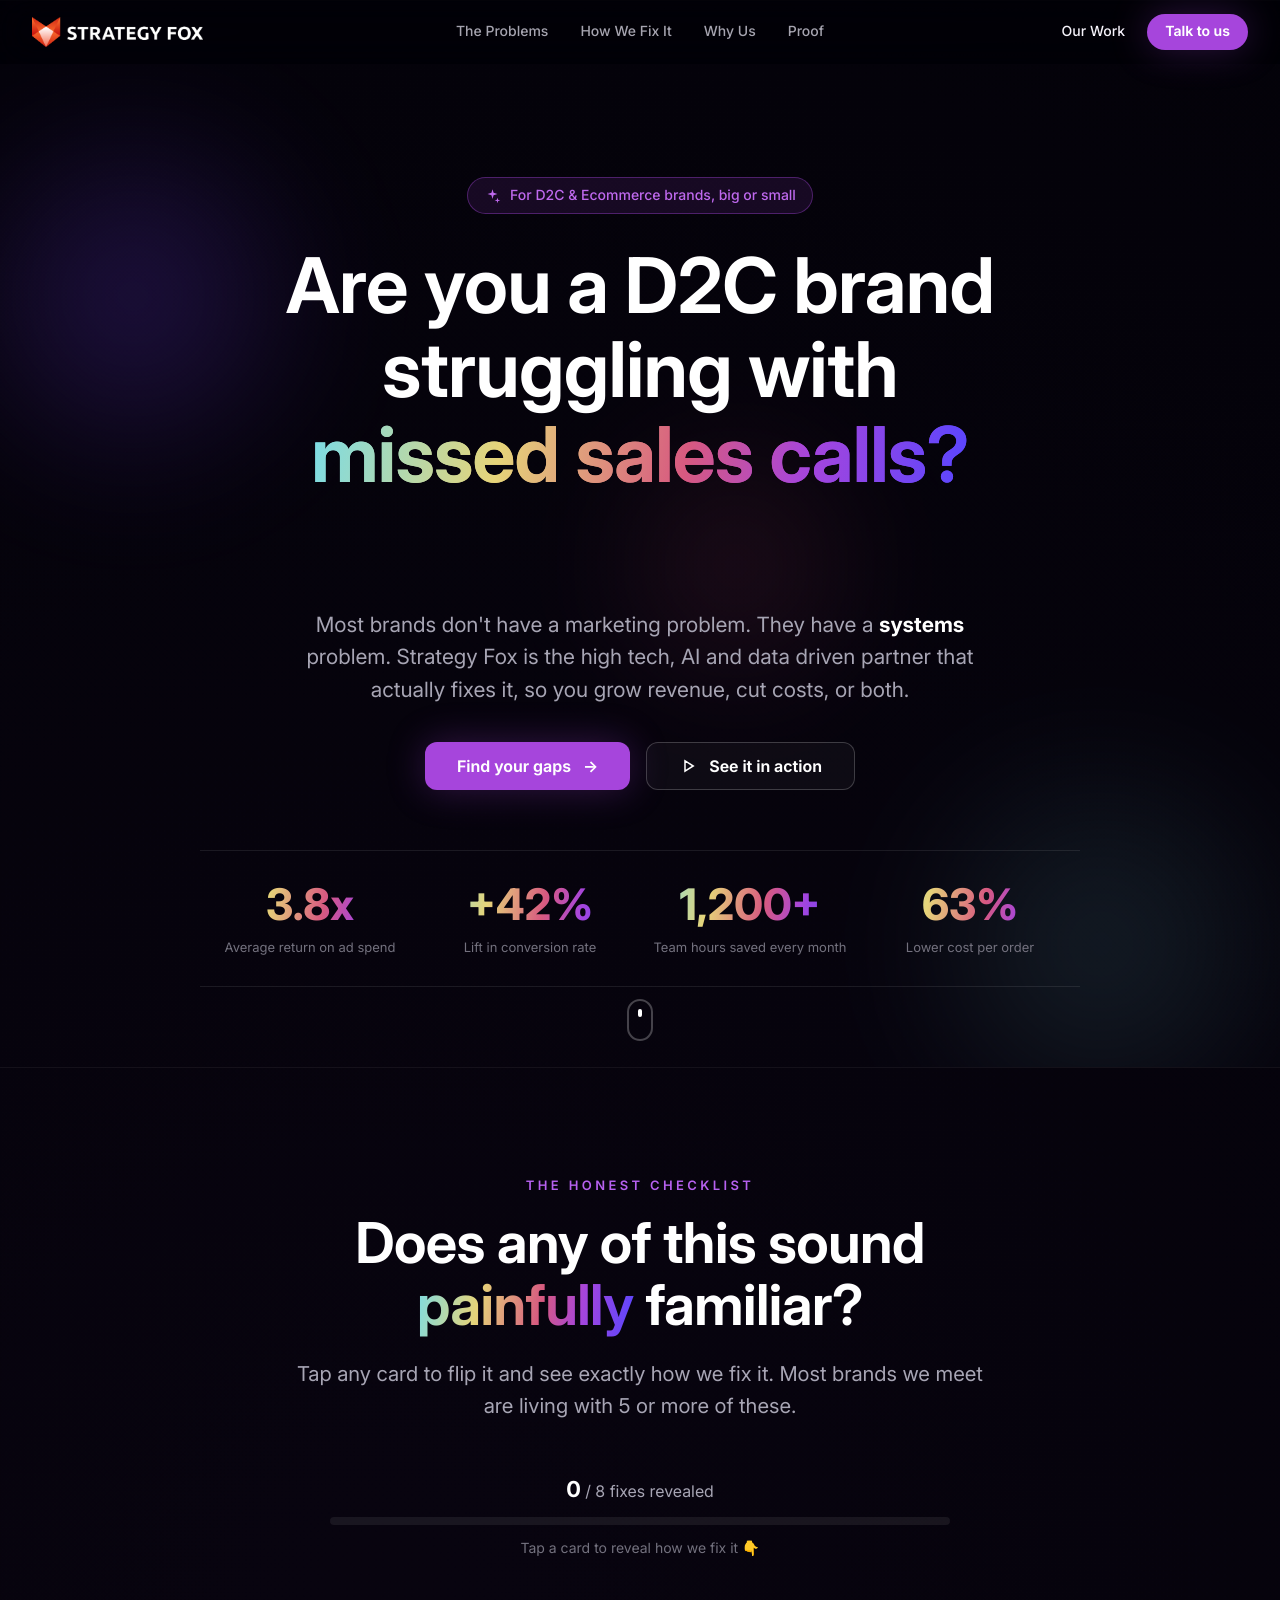
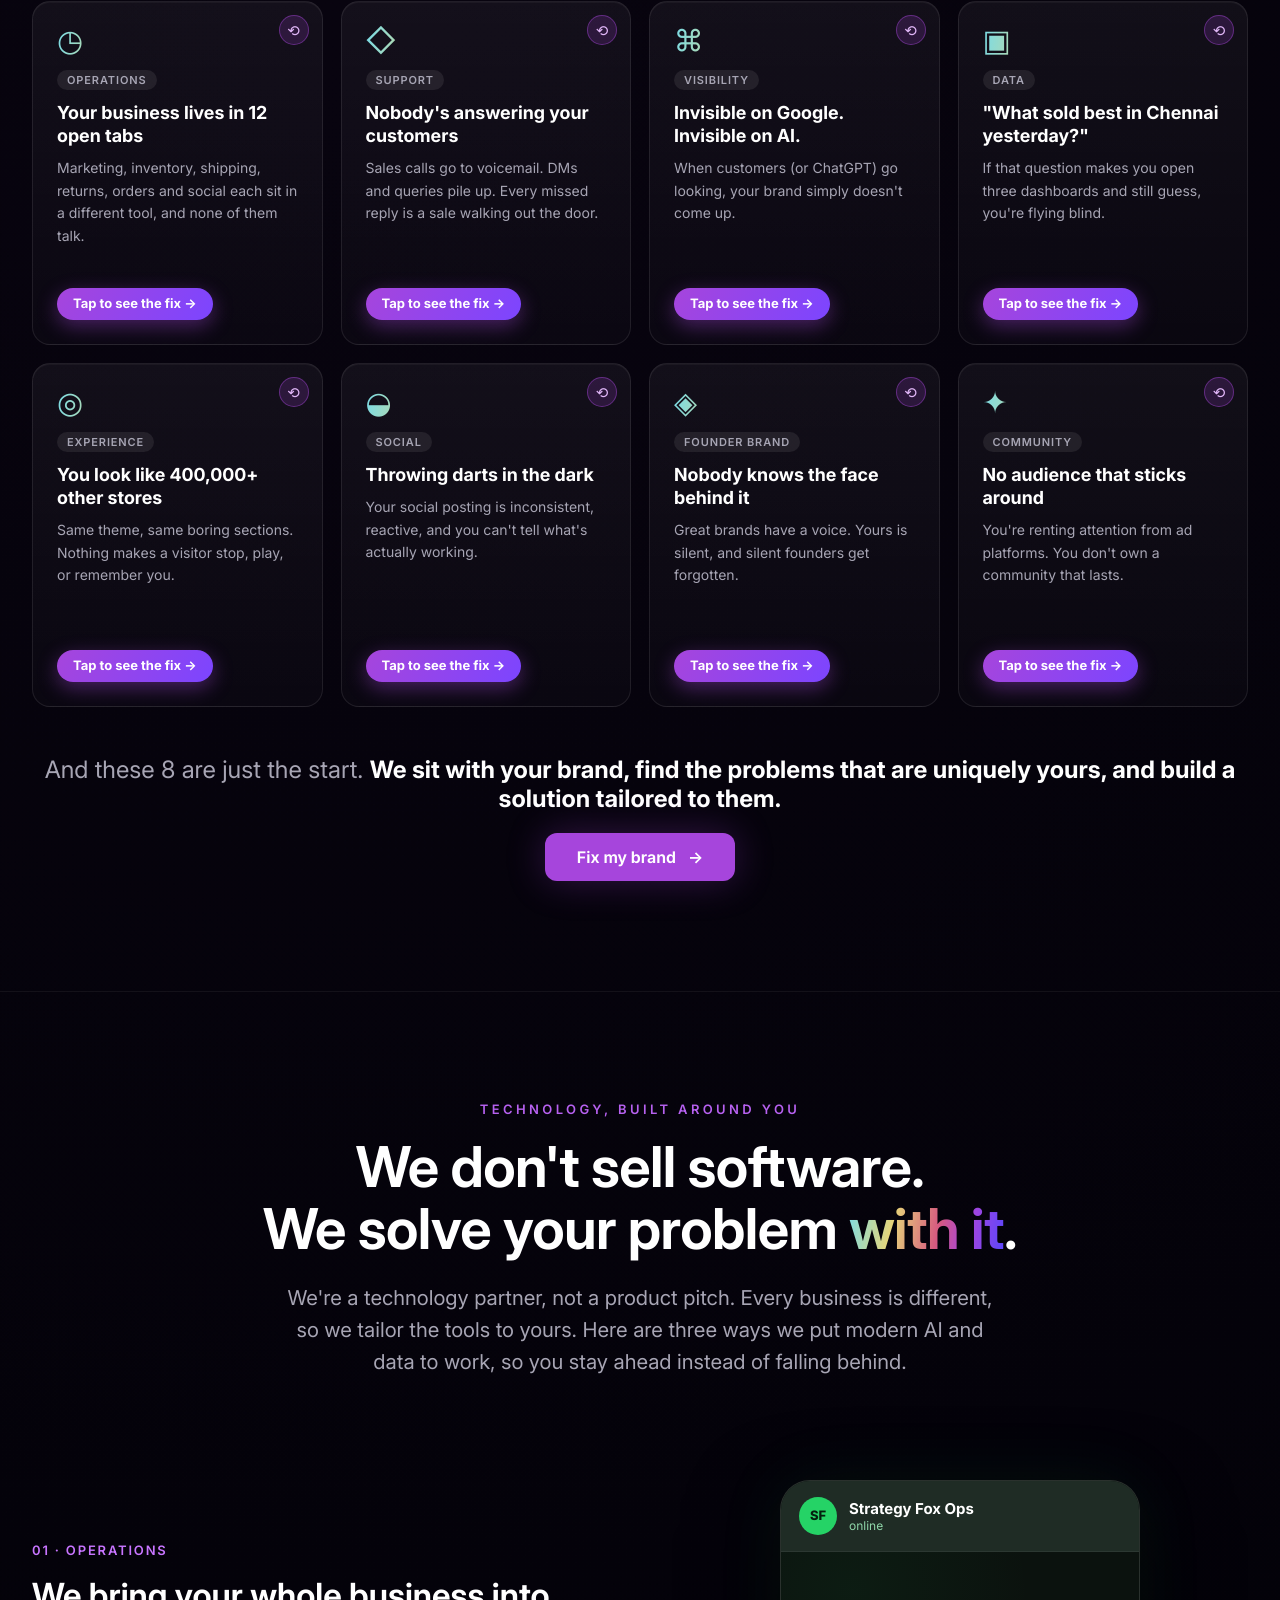
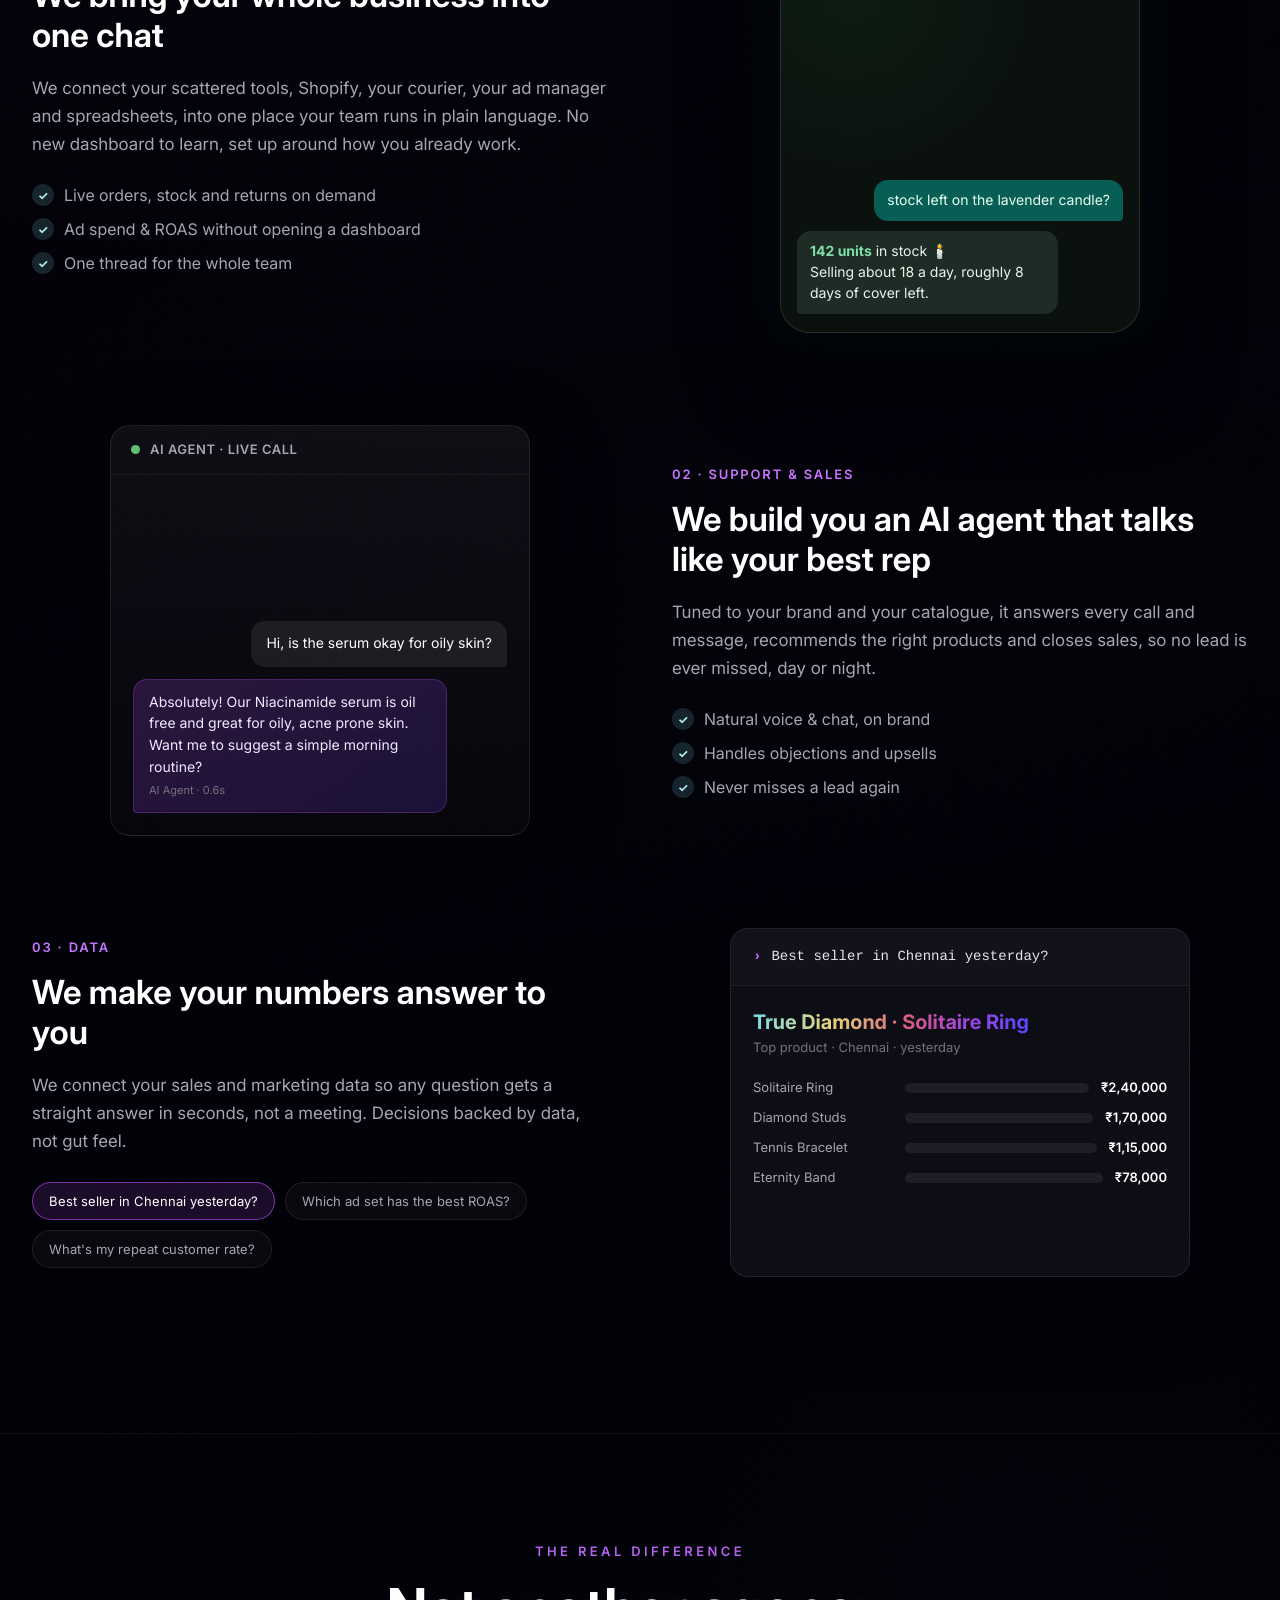
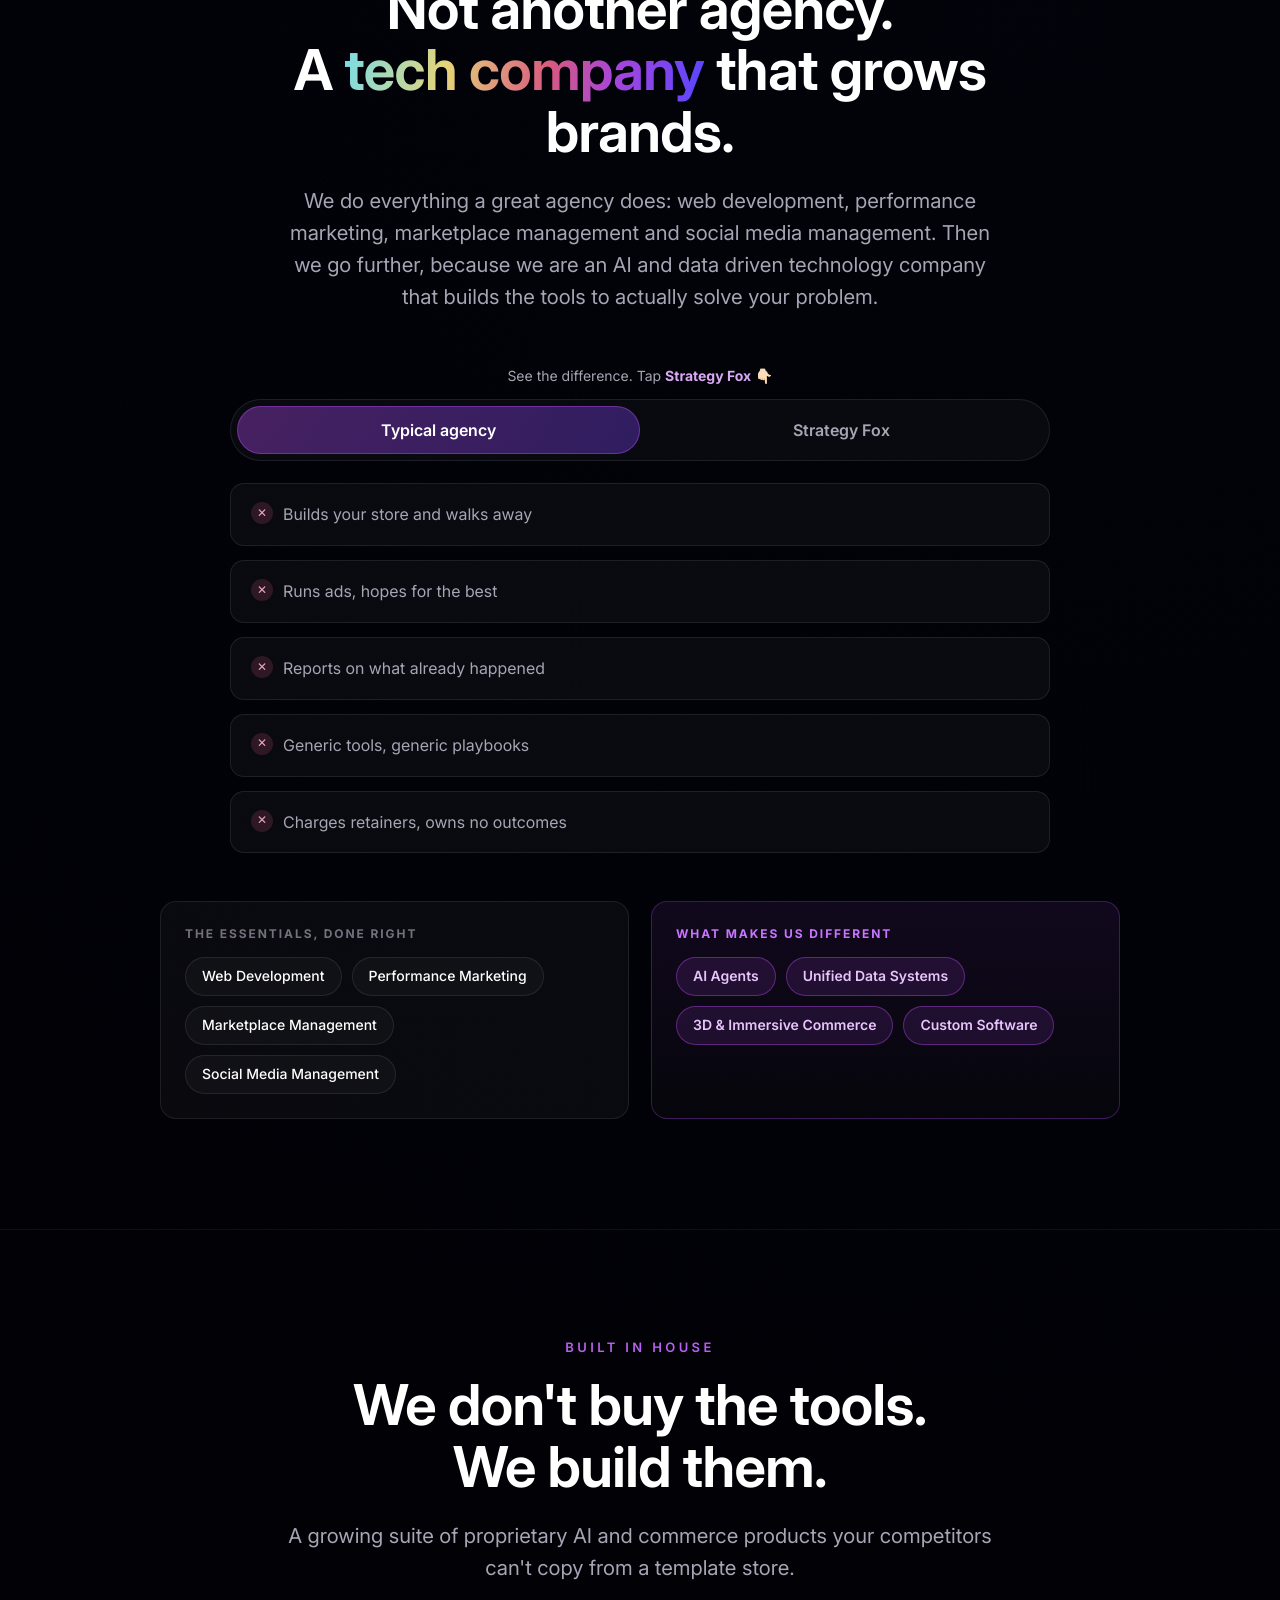
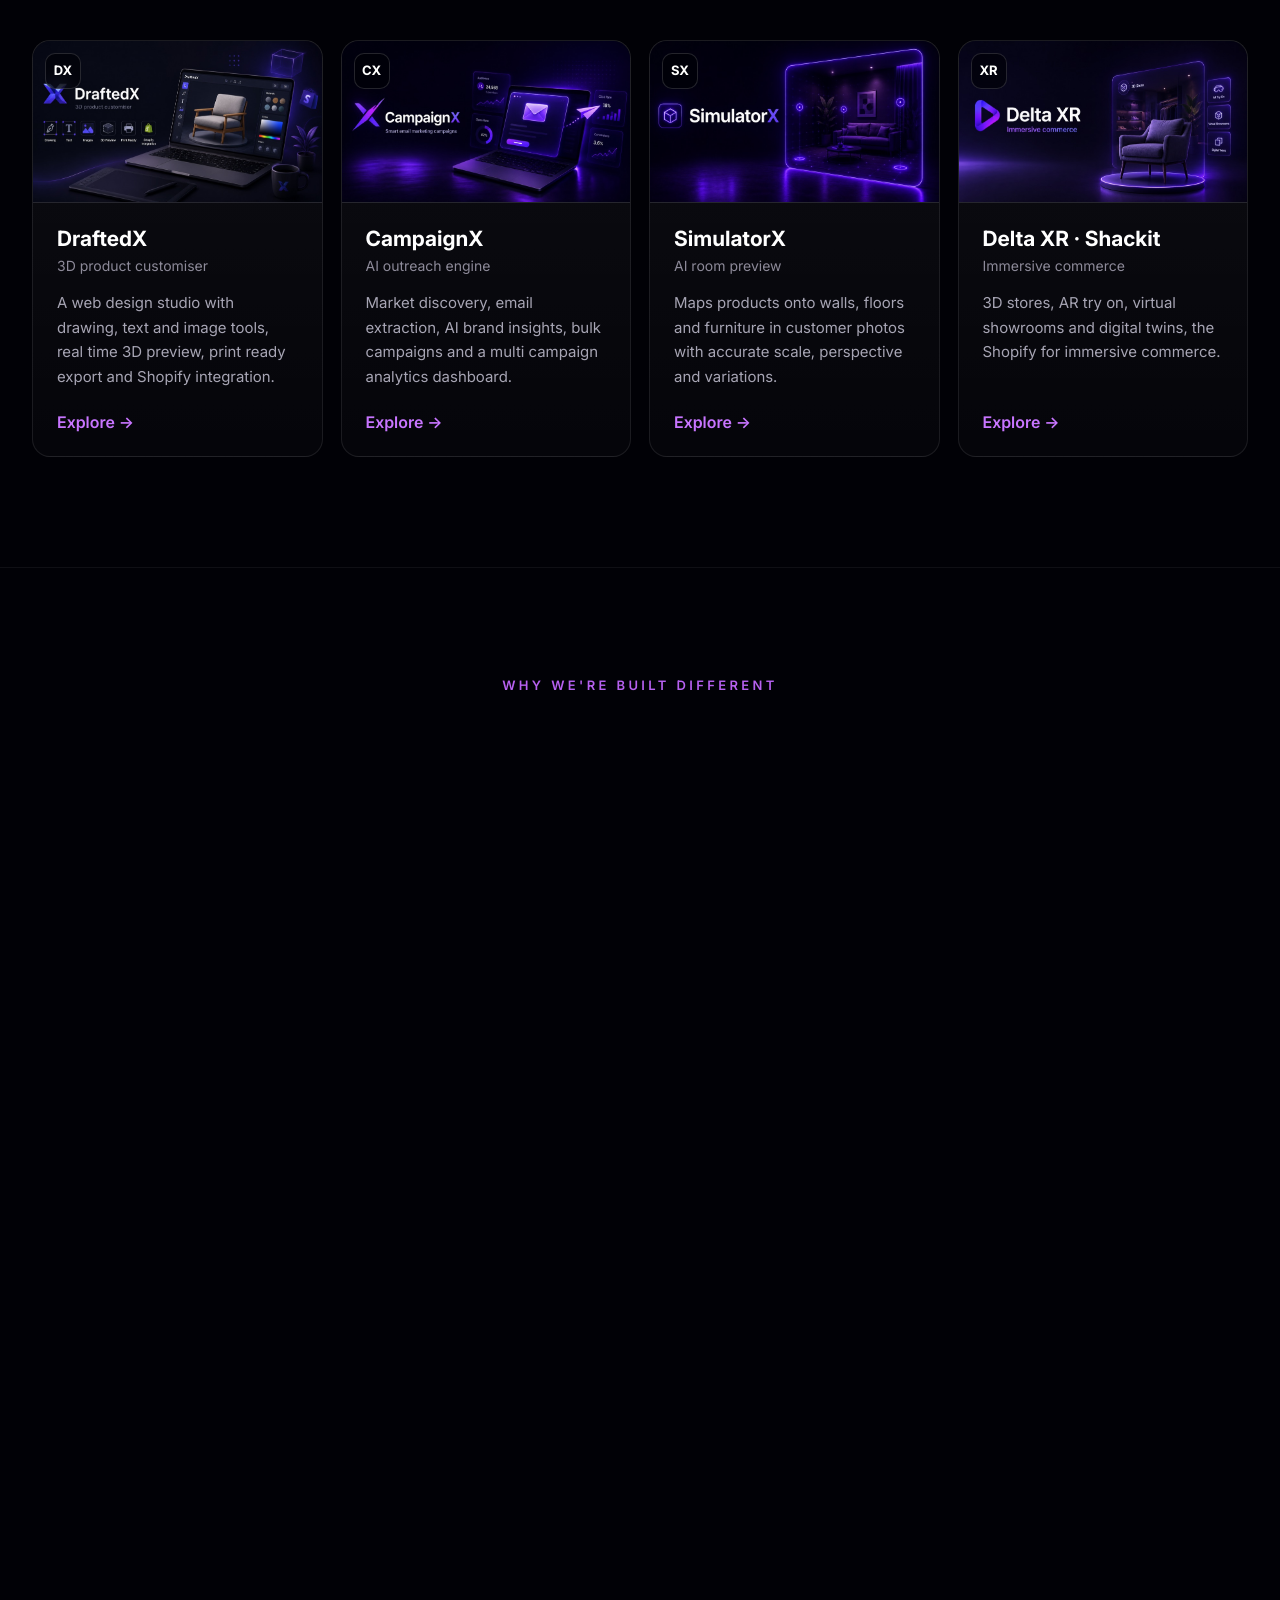
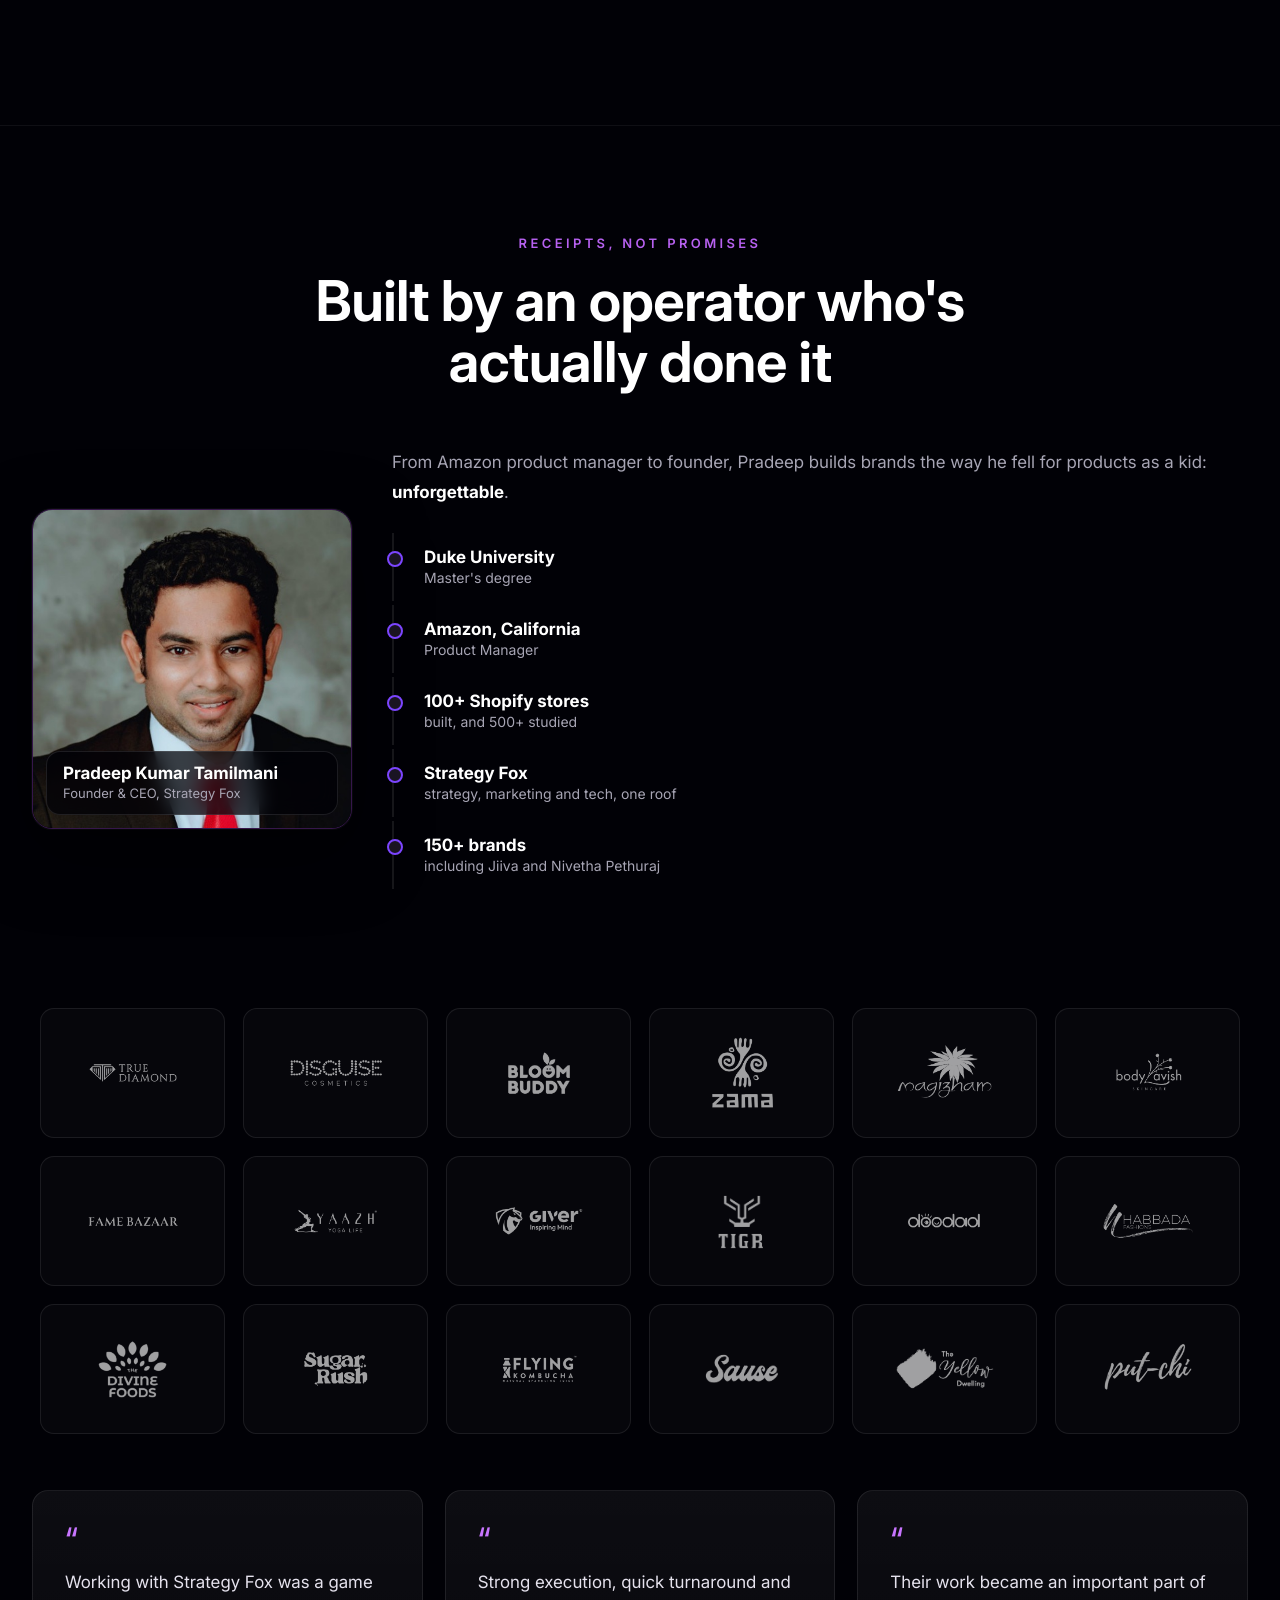
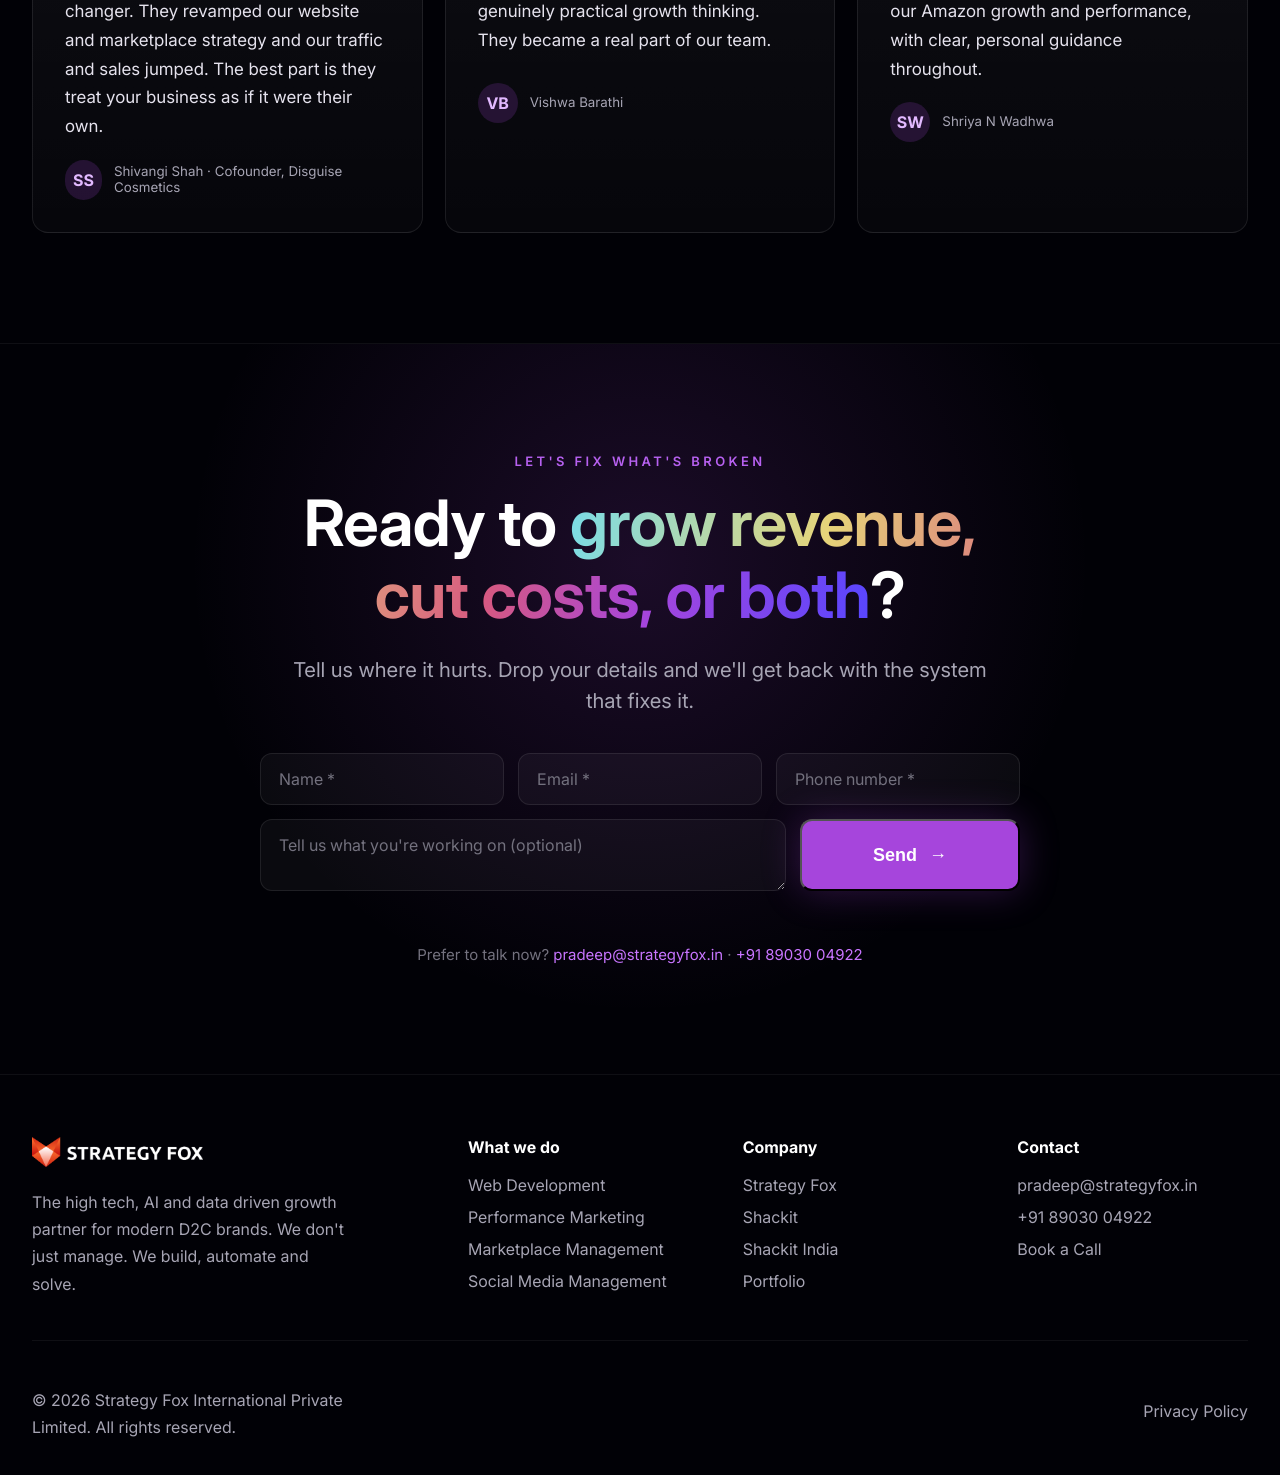
<file: index.html>
<!DOCTYPE html>
<html lang="en">
  <head>
    <meta charset="UTF-8" />
    <meta name="viewport" content="width=device-width, initial-scale=1.0" />
    <title>Strategy Fox | AI and Data Driven Growth Partner for D2C Brands</title>
    <meta
      name="description"
      content="Strategy Fox is an AI and data driven growth partner for D2C and ecommerce brands. Web development, performance marketing, marketplace and social media management, plus AI agents, unified data and 3D commerce that grow revenue and cut costs."
    />
    <meta name="keywords" content="D2C growth partner, ecommerce agency India, Shopify web development, performance marketing, marketplace management, social media management, AI agents, 3D commerce, immersive commerce, Strategy Fox" />
    <meta name="author" content="Strategy Fox International Private Limited" />
    <meta name="robots" content="index, follow" />
    <meta name="theme-color" content="#010106" />
    <link rel="canonical" href="https://sf-ai-website-blush.vercel.app/" />

    <!-- Open Graph (WhatsApp, Facebook, LinkedIn previews) -->
    <meta property="og:type" content="website" />
    <meta property="og:site_name" content="Strategy Fox" />
    <meta property="og:title" content="Strategy Fox | AI and Data Driven Growth Partner for D2C Brands" />
    <meta property="og:description" content="Not just brand management. We build AI agents, unify your data, run web, marketing, marketplace and social, and add 3D commerce, so you grow revenue and cut costs." />
    <meta property="og:url" content="https://sf-ai-website-blush.vercel.app/" />
    <meta property="og:image" content="https://sf-ai-website-blush.vercel.app/og-image.png" />
    <meta property="og:image:width" content="1200" />
    <meta property="og:image:height" content="630" />
    <meta property="og:image:alt" content="Strategy Fox" />

    <!-- Twitter / X -->
    <meta name="twitter:card" content="summary_large_image" />
    <meta name="twitter:title" content="Strategy Fox | AI and Data Driven Growth Partner for D2C Brands" />
    <meta name="twitter:description" content="Not just brand management. We build AI agents, unify your data, run web, marketing, marketplace and social, and add 3D commerce, so you grow revenue and cut costs." />
    <meta name="twitter:image" content="https://sf-ai-website-blush.vercel.app/og-image.png" />

    <link rel="preconnect" href="https://fonts.googleapis.com" />
    <link rel="preconnect" href="https://fonts.gstatic.com" crossorigin />
    <link
      href="https://fonts.googleapis.com/css2?family=Inter:wght@400;500;600;700;800;900&display=swap"
      rel="stylesheet"
    />
    <link rel="icon" type="image/png" sizes="64x64" href="favicon-64.png" />
    <link rel="apple-touch-icon" href="apple-touch-icon.png" />
    <link rel="stylesheet" href="styles.css" />

    <script type="application/ld+json">
      {
        "@context": "https://schema.org",
        "@type": "Organization",
        "name": "Strategy Fox",
        "legalName": "Strategy Fox International Private Limited",
        "url": "https://sf-ai-website-blush.vercel.app/",
        "logo": "https://sf-ai-website-blush.vercel.app/logo.png",
        "image": "https://sf-ai-website-blush.vercel.app/og-image.png",
        "description": "AI and data driven growth partner for D2C and ecommerce brands. Web development, performance marketing, marketplace and social media management, AI agents, unified data and 3D commerce.",
        "founder": { "@type": "Person", "name": "Pradeep Kumar Tamilmani" },
        "email": "pradeep@strategyfox.in",
        "telephone": "+91-8903004922",
        "address": {
          "@type": "PostalAddress",
          "streetAddress": "208, Model School Extension",
          "addressLocality": "Chennai",
          "postalCode": "600019",
          "addressRegion": "Tamil Nadu",
          "addressCountry": "IN"
        },
        "sameAs": [
          "https://www.strategyfox.in/",
          "https://www.shackit.com/",
          "https://shackit.in/",
          "https://linktr.ee/strategyfox.in"
        ]
      }
    </script>
  </head>
  <body>
    <div class="cursor_glow" aria-hidden="true"></div>
    <div class="scroll_bar" aria-hidden="true"></div>

    <header class="site_header">
      <div class="nav_shell">
        <a class="brand" href="#top" aria-label="Strategy Fox home">
          <img class="brand_logo brand_full" src="logo.png" alt="Strategy Fox" width="171" height="30" />
          <img class="brand_logo brand_sym" src="icon.png" alt="Strategy Fox" width="32" height="34" />
        </a>
        <nav class="nav_links" aria-label="Primary navigation">
          <a href="#diagnosis">The Problems</a>
          <a href="#demos">How We Fix It</a>
          <a href="#different">Why Us</a>
          <a href="#proof">Proof</a>
        </nav>
        <div class="nav_actions">
          <a class="ghost_link" href="https://strategyfox.in/showcase" target="_blank" rel="noopener">Our Work</a>
          <a class="pill_btn nav_btn" href="#contact">Talk to us</a>
        </div>
      </div>
    </header>

    <main class="page_grid" id="top">
      <!-- HERO -->
      <section class="hero">
        <div class="hero_orbs" aria-hidden="true">
          <span class="orb orb_a"></span>
          <span class="orb orb_b"></span>
          <span class="orb orb_c"></span>
        </div>
        <div class="container hero_inner">
          <span class="eyebrow reveal">
            <svg viewBox="0 0 24 24" aria-hidden="true"><path d="M12 3l1.5 5.2L19 10l-5.5 1.8L12 17l-1.5-5.2L5 10l5.5-1.8L12 3Zm7 12 .9 3.1L23 19l-3.1.9L19 23l-.9-3.1L15 19l3.1-.9L19 15Z" /></svg>
            For D2C &amp; Ecommerce brands, big or small
          </span>
          <h1 class="reveal">
            Are you a D2C brand struggling with
            <span class="rotator_line"><span class="rotator" aria-live="polite"><span class="rotator_word">scattered data?</span></span></span>
          </h1>
          <p class="hero_text reveal">
            Most brands don't have a marketing problem. They have a <strong>systems</strong> problem.
            Strategy Fox is the high tech, AI and data driven partner that actually fixes it,
            so you grow revenue, cut costs, or both.
          </p>
          <div class="button_row reveal">
            <a class="pill_btn" href="#diagnosis">Find your gaps <span aria-hidden="true">→</span></a>
            <a class="outline_btn" href="#demos">
              <svg viewBox="0 0 24 24" aria-hidden="true"><path d="M8 5v14l11-7L8 5Z" /></svg>
              See it in action
            </a>
          </div>
          <div class="hero_stats reveal">
            <div><strong data-count="3.8" data-suffix="x">0</strong><span>Average return on ad spend</span></div>
            <div><strong data-count="42" data-prefix="+" data-suffix="%">0</strong><span>Lift in conversion rate</span></div>
            <div><strong data-count="1200" data-suffix="+">0</strong><span>Team hours saved every month</span></div>
            <div><strong data-count="63" data-suffix="%">0</strong><span>Lower cost per order</span></div>
          </div>
        </div>
        <a class="scroll_hint" href="#diagnosis" aria-label="Scroll to problems">
          <span></span>
        </a>
      </section>

      <!-- DIAGNOSIS / PROBLEM->SOLUTION CARDS -->
      <section class="diagnosis" id="diagnosis">
        <div class="container">
          <div class="section_head">
            <p class="kicker purple reveal">The honest checklist</p>
            <h2 class="reveal">Does any of this sound<br /><span>painfully</span> familiar?</h2>
            <p class="lead narrow reveal">
              Tap any card to flip it and see exactly how we fix it.
              Most brands we meet are living with 5 or more of these.
            </p>
          </div>

          <div class="tally reveal" aria-live="polite">
            <span class="tally_count"><b id="tallyNum">0</b> / 8 fixes revealed</span>
            <div class="tally_track"><span class="tally_fill" id="tallyFill"></span></div>
            <span class="tally_msg" id="tallyMsg">Tap a card to reveal how we fix it 👇</span>
          </div>

          <div class="diag_grid" id="diagGrid">
            <!-- 1 -->
            <article class="flip" data-problem>
              <div class="flip_inner">
                <div class="flip_face flip_front">
                  <span class="diag_icon">◷</span>
                  <span class="diag_tag">Operations</span>
                  <h3>Your business lives in 12 open tabs</h3>
                  <p>Marketing, inventory, shipping, returns, orders and social each sit in a different tool, and none of them talk.</p>
                  <span class="flip_cue">Tap to see the fix →</span>
                </div>
                <div class="flip_face flip_back">
                  <span class="diag_tag solved">We fix it</span>
                  <h3>Run everything from WhatsApp</h3>
                  <p>We unify your full stack into one command center you can operate from a single chat: orders, stock, refunds and ad spend, all in one thread.</p>
                  <span class="flip_cue back">Flip back ↩</span>
                </div>
              </div>
            </article>
            <!-- 2 -->
            <article class="flip" data-problem>
              <div class="flip_inner">
                <div class="flip_face flip_front">
                  <span class="diag_icon">◇</span>
                  <span class="diag_tag">Support</span>
                  <h3>Nobody's answering your customers</h3>
                  <p>Sales calls go to voicemail. DMs and queries pile up. Every missed reply is a sale walking out the door.</p>
                  <span class="flip_cue">Tap to see the fix →</span>
                </div>
                <div class="flip_face flip_back">
                  <span class="diag_tag solved">We fix it</span>
                  <h3>An AI agent that sounds human</h3>
                  <p>We build a voice and chat agent that handles sales calls and customer queries around the clock. Natural, on brand, and never asleep.</p>
                  <span class="flip_cue back">Flip back ↩</span>
                </div>
              </div>
            </article>
            <!-- 3 -->
            <article class="flip" data-problem>
              <div class="flip_inner">
                <div class="flip_face flip_front">
                  <span class="diag_icon">⌘</span>
                  <span class="diag_tag">Visibility</span>
                  <h3>Invisible on Google. Invisible on AI.</h3>
                  <p>When customers (or ChatGPT) go looking, your brand simply doesn't come up.</p>
                  <span class="flip_cue">Tap to see the fix →</span>
                </div>
                <div class="flip_face flip_back">
                  <span class="diag_tag solved">We fix it</span>
                  <h3>Found everywhere that matters</h3>
                  <p>We put your brand on Google Search <em>and</em> AI answers (ChatGPT, Gemini, Perplexity) for maximum modern visibility.</p>
                  <span class="flip_cue back">Flip back ↩</span>
                </div>
              </div>
            </article>
            <!-- 4 -->
            <article class="flip" data-problem>
              <div class="flip_inner">
                <div class="flip_face flip_front">
                  <span class="diag_icon">▣</span>
                  <span class="diag_tag">Data</span>
                  <h3>"What sold best in Chennai yesterday?"</h3>
                  <p>If that question makes you open three dashboards and still guess, you're flying blind.</p>
                  <span class="flip_cue">Tap to see the fix →</span>
                </div>
                <div class="flip_face flip_back">
                  <span class="diag_tag solved">We fix it</span>
                  <h3>Every answer, one question away</h3>
                  <p>We interconnect all your sales and marketing data so any number, by city, product, channel or day, is at your fingertips.</p>
                  <span class="flip_cue back">Flip back ↩</span>
                </div>
              </div>
            </article>
            <!-- 5 -->
            <article class="flip" data-problem>
              <div class="flip_inner">
                <div class="flip_face flip_front">
                  <span class="diag_icon">◎</span>
                  <span class="diag_tag">Experience</span>
                  <h3>You look like 400,000+ other stores</h3>
                  <p>Same theme, same boring sections. Nothing makes a visitor stop, play, or remember you.</p>
                  <span class="flip_cue">Tap to see the fix →</span>
                </div>
                <div class="flip_face flip_back">
                  <span class="diag_tag solved">We fix it</span>
                  <h3>A store people actually play with</h3>
                  <p>We add AI agents, free tools, 3D interactive elements and games. Experiences that turn browsers into buyers.</p>
                  <span class="flip_cue back">Flip back ↩</span>
                </div>
              </div>
            </article>
            <!-- 6 -->
            <article class="flip" data-problem>
              <div class="flip_inner">
                <div class="flip_face flip_front">
                  <span class="diag_icon">◒</span>
                  <span class="diag_tag">Social</span>
                  <h3>Throwing darts in the dark</h3>
                  <p>Your social posting is inconsistent, reactive, and you can't tell what's actually working.</p>
                  <span class="flip_cue">Tap to see the fix →</span>
                </div>
                <div class="flip_face flip_back">
                  <span class="diag_tag solved">We fix it</span>
                  <h3>A real social engine</h3>
                  <p>Regular campaigns, content, designs and videos. We create, post, and track performance so every effort compounds.</p>
                  <span class="flip_cue back">Flip back ↩</span>
                </div>
              </div>
            </article>
            <!-- 7 -->
            <article class="flip" data-problem>
              <div class="flip_inner">
                <div class="flip_face flip_front">
                  <span class="diag_icon">◈</span>
                  <span class="diag_tag">Founder brand</span>
                  <h3>Nobody knows the face behind it</h3>
                  <p>Great brands have a voice. Yours is silent, and silent founders get forgotten.</p>
                  <span class="flip_cue">Tap to see the fix →</span>
                </div>
                <div class="flip_face flip_back">
                  <span class="diag_tag solved">We fix it</span>
                  <h3>Automated thought leadership</h3>
                  <p>We build your personal brand and automate your LinkedIn presence so you stay top of mind without the daily grind.</p>
                  <span class="flip_cue back">Flip back ↩</span>
                </div>
              </div>
            </article>
            <!-- 8 -->
            <article class="flip" data-problem>
              <div class="flip_inner">
                <div class="flip_face flip_front">
                  <span class="diag_icon">✦</span>
                  <span class="diag_tag">Community</span>
                  <h3>No audience that sticks around</h3>
                  <p>You're renting attention from ad platforms. You don't own a community that lasts.</p>
                  <span class="flip_cue">Tap to see the fix →</span>
                </div>
                <div class="flip_face flip_back">
                  <span class="diag_tag solved">We fix it</span>
                  <h3>A community you actually own</h3>
                  <p>We build and run your community across a private portal, Discord, Instagram and WhatsApp channels, your long term moat.</p>
                  <span class="flip_cue back">Flip back ↩</span>
                </div>
              </div>
            </article>
          </div>

          <div class="diag_cta reveal" id="diagCta">
            <p>And these 8 are just the start. <strong>We sit with your brand, find the problems that are uniquely yours, and build a solution tailored to them.</strong></p>
            <a class="pill_btn" href="#contact">Fix my brand <span aria-hidden="true">→</span></a>
          </div>
        </div>
      </section>

      <!-- INTERACTIVE DEMOS -->
      <section class="demos" id="demos">
        <div class="container">
          <div class="section_head">
            <p class="kicker purple reveal">Technology, built around you</p>
            <h2 class="reveal">We don't sell software.<br />We solve your problem <span>with it</span>.</h2>
            <p class="lead narrow reveal">We're a technology partner, not a product pitch. Every business is different, so we tailor the tools to yours. Here are three ways we put modern AI and data to work, so you stay ahead instead of falling behind.</p>
          </div>

          <!-- Demo 1: WhatsApp command center -->
          <div class="demo_row reveal">
            <div class="demo_copy">
              <span class="demo_step">01 · Operations</span>
              <h3>We bring your whole business into one chat</h3>
              <p>We connect your scattered tools, Shopify, your courier, your ad manager and spreadsheets, into one place your team runs in plain language. No new dashboard to learn, set up around how you already work.</p>
              <ul class="ticks">
                <li>Live orders, stock and returns on demand</li>
                <li>Ad spend &amp; ROAS without opening a dashboard</li>
                <li>One thread for the whole team</li>
              </ul>
            </div>
            <div class="demo_visual">
              <div class="phone" data-chat="whatsapp">
                <div class="phone_top"><span class="phone_avatar">SF</span><div><b>Strategy Fox Ops</b><small>online</small></div></div>
                <div class="phone_body" id="waBody"></div>
              </div>
            </div>
          </div>

          <!-- Demo 2: AI agent -->
          <div class="demo_row reverse reveal">
            <div class="demo_copy">
              <span class="demo_step">02 · Support &amp; Sales</span>
              <h3>We build you an AI agent that talks like your best rep</h3>
              <p>Tuned to your brand and your catalogue, it answers every call and message, recommends the right products and closes sales, so no lead is ever missed, day or night.</p>
              <ul class="ticks">
                <li>Natural voice &amp; chat, on brand</li>
                <li>Handles objections and upsells</li>
                <li>Never misses a lead again</li>
              </ul>
            </div>
            <div class="demo_visual">
              <div class="chat_card" data-chat="agent">
                <div class="chat_head"><span class="dot live"></span> AI Agent · live call</div>
                <div class="chat_body" id="agentBody"></div>
              </div>
            </div>
          </div>

          <!-- Demo 3: Data query -->
          <div class="demo_row reveal">
            <div class="demo_copy">
              <span class="demo_step">03 · Data</span>
              <h3>We make your numbers answer to you</h3>
              <p>We connect your sales and marketing data so any question gets a straight answer in seconds, not a meeting. Decisions backed by data, not gut feel.</p>
              <div class="query_pills">
                <button class="qpill active" data-q="0">Best seller in Chennai yesterday?</button>
                <button class="qpill" data-q="1">Which ad set has the best ROAS?</button>
                <button class="qpill" data-q="2">What's my repeat customer rate?</button>
              </div>
            </div>
            <div class="demo_visual">
              <div class="data_card">
                <div class="data_prompt"><span class="data_caret">›</span> <span id="dataQ">Best seller in Chennai yesterday?</span></div>
                <div class="data_answer" id="dataA"></div>
              </div>
            </div>
          </div>
        </div>
      </section>

      <!-- WHY DIFFERENT -->
      <section class="different" id="different">
        <div class="container">
          <div class="section_head">
            <p class="kicker purple reveal">The real difference</p>
            <h2 class="reveal">Not another agency.<br />A <span>tech company</span> that grows brands.</h2>
            <p class="lead narrow reveal">
              We do everything a great agency does: web development, performance marketing,
              marketplace management and social media management. Then we go further, because we are an
              AI and data driven technology company that builds the tools to actually solve your problem.
            </p>
          </div>

          <div class="toggle_compare reveal">
            <p class="toggle_hint" id="toggleHint">See the difference. Tap <b>Strategy Fox</b> <span class="hint_hand">👇🏻</span></p>
            <div class="toggle_head">
              <button class="tg active" data-side="them">Typical agency</button>
              <button class="tg pulse" data-side="us">Strategy Fox</button>
              <span class="tg_slider" aria-hidden="true"></span>
            </div>
            <div class="toggle_body">
              <div class="toggle_panel active" data-panel="them">
                <ul>
                  <li>Builds your store and walks away</li>
                  <li>Runs ads, hopes for the best</li>
                  <li>Reports on what already happened</li>
                  <li>Generic tools, generic playbooks</li>
                  <li>Charges retainers, owns no outcomes</li>
                </ul>
              </div>
              <div class="toggle_panel" data-panel="us">
                <ul>
                  <li>Builds the store <strong>and</strong> the AI agents, tools, 3D and data behind it</li>
                  <li>Runs growth as a connected system, not isolated tactics</li>
                  <li>Tells you what to do next, with data at your fingertips</li>
                  <li>Builds custom software when generic tools won't cut it</li>
                  <li>Optimises for one thing: more revenue, less cost, or both</li>
                </ul>
              </div>
            </div>
          </div>

          <div class="capabilities reveal">
            <div class="cap_group">
              <p class="cap_label">The essentials, done right</p>
              <div class="cap_chips">
                <span>Web Development</span>
                <span>Performance Marketing</span>
                <span>Marketplace Management</span>
                <span>Social Media Management</span>
              </div>
            </div>
            <div class="cap_group">
              <p class="cap_label">What makes us different</p>
              <div class="cap_chips">
                <span class="cap_plus">AI Agents</span>
                <span class="cap_plus">Unified Data Systems</span>
                <span class="cap_plus">3D &amp; Immersive Commerce</span>
                <span class="cap_plus">Custom Software</span>
              </div>
            </div>
          </div>
        </div>
      </section>

      <!-- PRODUCTS -->
      <section class="products">
        <div class="container">
          <div class="section_head">
            <p class="kicker purple reveal">Built in house</p>
            <h2 class="reveal">We don't buy the tools.<br />We build them.</h2>
            <p class="lead narrow reveal">A growing suite of proprietary AI and commerce products your competitors can't copy from a template store.</p>
          </div>
          <div class="product_grid">
            <a class="product_tile reveal" href="#contact">
              <div class="product_cover"><img src="assets/products/draftedx.jpg" alt="DraftedX 3D product designer preview" loading="lazy" /><span class="product_mono">DX</span></div>
              <div class="product_body"><h3>DraftedX</h3><small>3D product customiser</small><p>A web design studio with drawing, text and image tools, real time 3D preview, print ready export and Shopify integration.</p><span class="product_link">Explore →</span></div>
            </a>
            <a class="product_tile reveal" href="#contact">
              <div class="product_cover"><img src="assets/products/campaignx.jpg" alt="CampaignX AI outreach dashboard preview" loading="lazy" /><span class="product_mono">CX</span></div>
              <div class="product_body"><h3>CampaignX</h3><small>AI outreach engine</small><p>Market discovery, email extraction, AI brand insights, bulk campaigns and a multi campaign analytics dashboard.</p><span class="product_link">Explore →</span></div>
            </a>
            <a class="product_tile reveal" href="#contact">
              <div class="product_cover"><img src="assets/products/simulatorx.jpg" alt="SimulatorX AI room visualizer preview" loading="lazy" /><span class="product_mono">SX</span></div>
              <div class="product_body"><h3>SimulatorX</h3><small>AI room preview</small><p>Maps products onto walls, floors and furniture in customer photos with accurate scale, perspective and variations.</p><span class="product_link">Explore →</span></div>
            </a>
            <a class="product_tile reveal" href="https://www.shackit.com/">
              <div class="product_cover"><img src="assets/products/deltaxr.jpg" alt="Delta XR shoppable 360 store tour preview" loading="lazy" /><span class="product_mono">XR</span></div>
              <div class="product_body"><h3>Delta XR · Shackit</h3><small>Immersive commerce</small><p>3D stores, AR try on, virtual showrooms and digital twins, the Shopify for immersive commerce.</p><span class="product_link">Explore →</span></div>
            </a>
          </div>
        </div>
      </section>

      <!-- EDGE -->
      <section class="edge" id="edge">
        <div class="container">
          <div class="section_head">
            <p class="kicker purple reveal">Why we're built different</p>
            <h2 class="reveal">The most technically <span>advanced</span><br />partner in your corner</h2>
            <p class="lead narrow reveal">Top engineers and marketing specialists in one team, keeping you ahead with research and data, never guesswork.</p>
          </div>

          <div class="edge_acc reveal" id="edgeAcc">
            <div class="acc_item open">
              <button class="acc_q" type="button" aria-expanded="true"><i>◆</i><span>Engineers and marketers, one team</span><em class="acc_ico" aria-hidden="true"></em></button>
              <div class="acc_a"><p>Builders and growth specialists work side by side, so strategy and execution never disconnect.</p></div>
            </div>
            <div class="acc_item">
              <button class="acc_q" type="button" aria-expanded="false"><i>▣</i><span>Market research and data backed decisions</span><em class="acc_ico" aria-hidden="true"></em></button>
              <div class="acc_a"><p>We study your product, category and competition, then let the data decide. You only spend on what works. This is our USP.</p></div>
            </div>
            <div class="acc_item">
              <button class="acc_q" type="button" aria-expanded="false"><i>✦</i><span>You don't have to break your head</span><em class="acc_ico" aria-hidden="true"></em></button>
              <div class="acc_a"><p>We set it up, educate your team and make it easy to run yourself. We gave a 50 plus wallpaper founder a custom CRM in minutes, no HubSpot to learn, and today he adds features on his own.</p></div>
            </div>
            <div class="acc_item">
              <button class="acc_q" type="button" aria-expanded="false"><i>⌁</i><span>Always ahead of the curve</span><em class="acc_ico" aria-hidden="true"></em></button>
              <div class="acc_a"><p>We track what's next on the web and put it to work for you before your competitors even notice.</p></div>
            </div>
          </div>

          <div class="trend_spotlight reveal">
            <div class="trend_head"><span class="trend_badge">Trend radar</span><h3>What's next, before it ships</h3></div>
            <p>At Google I/O 2026, Google launched <strong>Universal Cart</strong>, a Gemini powered hub that follows shoppers across Search, YouTube, Gmail and Gemini, tracking prices and even checking out for them. Google is quietly becoming the checkout layer for the whole web.</p>
            <p class="trend_cta">Most brands will scramble to catch up. <strong>We will have you set up and ready before it reaches everyone else.</strong></p>
          </div>
        </div>
      </section>

      <!-- PROOF -->
      <section class="proof" id="proof">
        <div class="container">
          <div class="section_head">
            <p class="kicker purple reveal">Receipts, not promises</p>
            <h2 class="reveal">Built by an operator who's<br />actually done it</h2>
          </div>

          <div class="founder reveal">
            <div class="founder_photo">
              <img src="assets/founder.jpg" alt="Pradeep Kumar Tamilmani, Founder and CEO of Strategy Fox" width="480" height="480" />
              <span class="founder_caption"><b>Pradeep Kumar Tamilmani</b><small>Founder &amp; CEO, Strategy Fox</small></span>
            </div>
            <div class="founder_story">
              <p class="founder_intro">From Amazon product manager to founder, Pradeep builds brands the way he fell for products as a kid: <strong>unforgettable</strong>.</p>
              <ol class="timeline">
                <li><b>Duke University</b><small>Master's degree</small></li>
                <li><b>Amazon, California</b><small>Product Manager</small></li>
                <li><b>100+ Shopify stores</b><small>built, and 500+ studied</small></li>
                <li><b>Strategy Fox</b><small>strategy, marketing and tech, one roof</small></li>
                <li><b>150+ brands</b><small>including Jiiva and Nivetha Pethuraj</small></li>
              </ol>
            </div>
          </div>

          <p class="marquee_label reveal">Trusted by 150+ brands across fashion, jewellery, beauty, food, wellness and home</p>
          <div class="logo_wall reveal">
            <div class="logo_cell"><img src="assets/logos/true-diamond.png" alt="True Diamond" loading="lazy" /></div>
            <div class="logo_cell"><img src="assets/logos/disguise.png" alt="Disguise Cosmetics" loading="lazy" /></div>
            <div class="logo_cell"><img src="assets/logos/bloom-buddy.png" alt="Bloom Buddy" loading="lazy" /></div>
            <div class="logo_cell"><img src="assets/logos/zama.png" alt="Zama Organics" loading="lazy" /></div>
            <div class="logo_cell"><img src="assets/logos/magizham.png" alt="Magizham" loading="lazy" /></div>
            <div class="logo_cell"><img src="assets/logos/body-lavish.png" alt="Body Lavish" loading="lazy" /></div>
            <div class="logo_cell"><img src="assets/logos/fame-bazaar.png" alt="Fame Bazaar" loading="lazy" /></div>
            <div class="logo_cell"><img src="assets/logos/yaazh.png" alt="Yaazh Naturals" loading="lazy" /></div>
            <div class="logo_cell"><img src="assets/logos/giver.png" alt="Giver Nutrition" loading="lazy" /></div>
            <div class="logo_cell"><img src="assets/logos/tigr.png" alt="TIGR" loading="lazy" /></div>
            <div class="logo_cell"><img src="assets/logos/doodad.png" alt="Doodad" loading="lazy" /></div>
            <div class="logo_cell"><img src="assets/logos/habbada.png" alt="Habbada Fashions" loading="lazy" /></div>
            <div class="logo_cell"><img src="assets/logos/divine-foods.png" alt="The Divine Foods" loading="lazy" /></div>
            <div class="logo_cell"><img src="assets/logos/sugar-rush.png" alt="Sugar Rush" loading="lazy" /></div>
            <div class="logo_cell"><img src="assets/logos/flying-kombucha.png" alt="Flying Kombucha" loading="lazy" /></div>
            <div class="logo_cell"><img src="assets/logos/sause.png" alt="House of Sause" loading="lazy" /></div>
            <div class="logo_cell"><img src="assets/logos/yellow.png" alt="The Yellow Dwelling" loading="lazy" /></div>
            <div class="logo_cell"><img src="assets/logos/put-chi.png" alt="Put Chi" loading="lazy" /></div>
          </div>

          <div class="quote_grid">
            <article class="reveal"><span>“</span><p>Working with Strategy Fox was a game changer. They revamped our website and marketplace strategy and our traffic and sales jumped. The best part is they treat your business as if it were their own.</p><div><b>SS</b><small>Shivangi Shah · Cofounder, Disguise Cosmetics</small></div></article>
            <article class="reveal"><span>“</span><p>Strong execution, quick turnaround and genuinely practical growth thinking. They became a real part of our team.</p><div><b>VB</b><small>Vishwa Barathi</small></div></article>
            <article class="reveal"><span>“</span><p>Their work became an important part of our Amazon growth and performance, with clear, personal guidance throughout.</p><div><b>SW</b><small>Shriya N Wadhwa</small></div></article>
          </div>
        </div>
      </section>

      <!-- FINAL CTA -->
      <section class="final_cta" id="contact">
        <div class="container center">
          <p class="kicker purple reveal">Let's fix what's broken</p>
          <h2 class="reveal">Ready to <span>grow revenue,<br />cut costs, or both</span>?</h2>
          <p class="lead narrow reveal">Tell us where it hurts. Drop your details and we'll get back with the system that fixes it.</p>
          <form class="lead_form reveal" id="leadForm" novalidate>
            <div class="form_row3">
              <input type="text" name="name" placeholder="Name *" required autocomplete="name" />
              <input type="email" name="email" placeholder="Email *" required autocomplete="email" />
              <input type="tel" name="phone" placeholder="Phone number *" required autocomplete="tel" />
            </div>
            <div class="form_row2">
              <textarea name="message" rows="2" placeholder="Tell us what you're working on (optional)"></textarea>
              <button type="submit" class="pill_btn large" id="leadSubmit">Send <span aria-hidden="true">→</span></button>
            </div>
            <p class="form_status" id="formStatus" aria-live="polite"></p>
          </form>
          <p class="form_alt reveal">Prefer to talk now? <a href="mailto:pradeep@strategyfox.in">pradeep@strategyfox.in</a> · <a href="tel:+918903004922">+91 89030 04922</a></p>
        </div>
      </section>
    </main>

    <footer class="site_footer">
      <div class="container footer_grid">
        <div>
          <a class="brand" href="#top"><img class="brand_logo" src="logo.png" alt="Strategy Fox" width="171" height="30" /></a>
          <p>The high tech, AI and data driven growth partner for modern D2C brands. We don't just manage. We build, automate and solve.</p>
        </div>
        <div><h4>What we do</h4><a href="#different">Web Development</a><a href="#different">Performance Marketing</a><a href="#different">Marketplace Management</a><a href="#different">Social Media Management</a></div>
        <div><h4>Company</h4><a href="https://www.strategyfox.in/">Strategy Fox</a><a href="https://www.shackit.com/">Shackit</a><a href="https://shackit.in/">Shackit India</a><a href="https://linktr.ee/strategyfox.in">Portfolio</a></div>
        <div><h4>Contact</h4><a href="mailto:pradeep@strategyfox.in">pradeep@strategyfox.in</a><a href="tel:+918903004922">+91 89030 04922</a><a href="#contact">Book a Call</a></div>
      </div>
      <div class="container footer_bottom">
        <p>© 2026 Strategy Fox International Private Limited. All rights reserved.</p>
        <a href="https://strategyfox.in/privacy-policy" target="_blank" rel="noopener">Privacy Policy</a>
      </div>
    </footer>

    <script src="script.js"></script>
  </body>
</html>
</file>
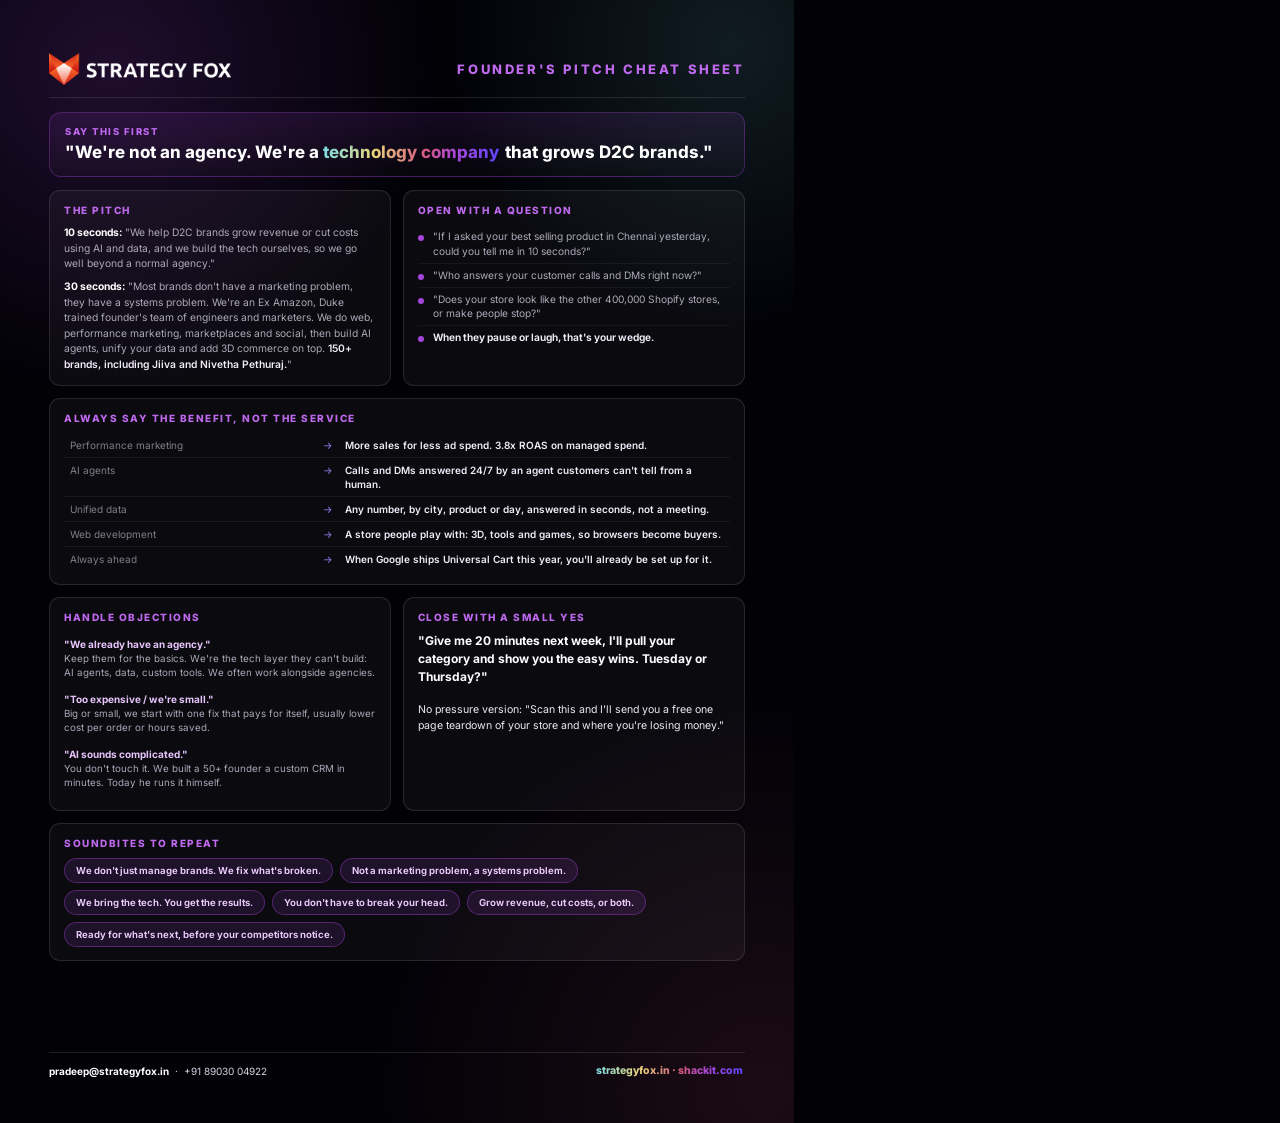
<file: cheat-sheet.html>
<!DOCTYPE html>
<html lang="en">
  <head>
    <meta charset="UTF-8" />
    <link rel="preconnect" href="https://fonts.googleapis.com" />
    <link rel="preconnect" href="https://fonts.gstatic.com" crossorigin />
    <link href="https://fonts.googleapis.com/css2?family=Inter:wght@400;500;600;700;800;900&display=swap" rel="stylesheet" />
    <style>
      * { box-sizing: border-box; -webkit-print-color-adjust: exact; print-color-adjust: exact; margin: 0; padding: 0; }
      :root {
        --bg: #010106; --muted: #aba9b8; --quiet: #807e89;
        --line: rgba(255,255,255,0.11); --panel: rgba(255,255,255,0.04);
        --grad: linear-gradient(100deg, #79dce8 0%, #e6d479 29%, #d75980 57%, #a645dc 75%, #5746ff 100%);
      }
      @page { size: A4; margin: 0; }
      html, body { background: var(--bg); }
      body { font-family: Inter, system-ui, -apple-system, "Segoe UI", sans-serif; color: #fff; -webkit-font-smoothing: antialiased; }
      .page {
        width: 210mm; height: 297mm; padding: 14mm 13mm 12mm;
        background:
          radial-gradient(circle at 14% 6%, rgba(166,69,220,0.18), transparent 26%),
          radial-gradient(circle at 92% 4%, rgba(126,220,229,0.12), transparent 22%),
          radial-gradient(circle at 96% 97%, rgba(215,86,131,0.12), transparent 30%),
          var(--bg);
        display: flex; flex-direction: column; overflow: hidden;
      }
      .grad { background: var(--grad); -webkit-background-clip: text; background-clip: text; color: transparent; display: inline-block; padding-right: 0.12em; -webkit-box-decoration-break: clone; box-decoration-break: clone; }
      .top { display: flex; align-items: center; justify-content: space-between; padding-bottom: 12px; border-bottom: 1px solid var(--line); }
      .top img { height: 32px; }
      .top .t { font-size: 13px; font-weight: 800; letter-spacing: 0.2em; color: #bf69ee; text-transform: uppercase; }

      .hero { margin-top: 14px; padding: 13px 15px; border: 1px solid rgba(166,69,220,0.32); border-radius: 12px; background: linear-gradient(180deg, rgba(166,69,220,0.13), rgba(255,255,255,0.02)); }
      .hero .lbl { font-size: 9.5px; font-weight: 800; letter-spacing: 0.16em; text-transform: uppercase; color: #bf69ee; margin-bottom: 5px; }
      .hero .line { font-size: 17px; font-weight: 760; line-height: 1.25; }

      .cols { display: grid; grid-template-columns: 1fr 1fr; gap: 12px; margin-top: 13px; }
      .card { border: 1px solid var(--line); border-radius: 11px; background: var(--panel); padding: 13px 14px; }
      .card.full { grid-column: span 2; }
      .h { font-size: 10px; font-weight: 800; letter-spacing: 0.15em; text-transform: uppercase; color: #bf69ee; margin-bottom: 9px; }

      .pitch p { font-size: 10.3px; line-height: 1.5; color: var(--muted); }
      .pitch p + p { margin-top: 8px; }
      .pitch .tg { color: #fff; font-weight: 700; }
      .pitch b { color: #f1ecf8; font-weight: 600; }

      ul { list-style: none; }
      li { font-size: 10.2px; line-height: 1.45; color: var(--muted); padding: 4px 0 4px 15px; position: relative; }
      li + li { border-top: 1px solid rgba(255,255,255,0.05); }
      li::before { content: ""; position: absolute; left: 0; top: 10px; width: 6px; height: 6px; border-radius: 999px; background: #a645dc; }
      li b { color: #f1ecf8; font-weight: 650; }

      .ben { width: 100%; border-collapse: collapse; }
      .ben td { font-size: 10px; padding: 5px 6px; vertical-align: top; border-top: 1px solid rgba(255,255,255,0.06); line-height: 1.4; }
      .ben tr:first-child td { border-top: 0; }
      .ben .a { color: var(--quiet); width: 38%; }
      .ben .b { color: #f1ecf8; font-weight: 600; }
      .ben .ar { color: #9a7bf0; width: 14px; text-align: center; }

      .obj b { color: #fff; }
      .obj .q { font-size: 10px; color: #e7c4fb; font-weight: 700; }
      .obj .r { font-size: 9.8px; color: var(--muted); line-height: 1.42; margin-bottom: 7px; display: block; }

      .close { font-size: 10.6px; line-height: 1.5; color: #ece8f4; }
      .close .big { font-size: 12px; font-weight: 700; color: #fff; }

      .bites { display: flex; flex-wrap: wrap; gap: 7px; }
      .bites span { font-size: 9.6px; font-weight: 650; padding: 6px 11px; border-radius: 999px; border: 1px solid rgba(166,69,220,0.4); background: rgba(166,69,220,0.13); color: #ecccfc; }

      .foot { margin-top: auto; padding-top: 11px; border-top: 1px solid var(--line); display: flex; justify-content: space-between; align-items: center; }
      .foot .c { font-size: 10px; color: #d8d4e2; } .foot .c b { color: #fff; }
      .foot .w { font-size: 10.5px; font-weight: 800; }
    </style>
  </head>
  <body>
    <div class="page">
      <div class="top">
        <img src="logo.png" alt="Strategy Fox" />
        <div class="t">Founder's Pitch Cheat Sheet</div>
      </div>

      <div class="hero">
        <div class="lbl">Say this first</div>
        <div class="line">"We're not an agency. We're a <span class="grad">technology company</span> that grows D2C brands."</div>
      </div>

      <div class="cols">
        <div class="card pitch">
          <div class="h">The pitch</div>
          <p><span class="tg">10 seconds:</span> "We help D2C brands grow revenue or cut costs using AI and data, and we build the tech ourselves, so we go well beyond a normal agency."</p>
          <p><span class="tg">30 seconds:</span> "Most brands don't have a marketing problem, they have a systems problem. We're an Ex Amazon, Duke trained founder's team of engineers and marketers. We do web, performance marketing, marketplaces and social, then build AI agents, unify your data and add 3D commerce on top. <b>150+ brands, including Jiiva and Nivetha Pethuraj.</b>"</p>
        </div>

        <div class="card">
          <div class="h">Open with a question</div>
          <ul>
            <li>"If I asked your best selling product in Chennai yesterday, could you tell me in 10 seconds?"</li>
            <li>"Who answers your customer calls and DMs right now?"</li>
            <li>"Does your store look like the other 400,000 Shopify stores, or make people stop?"</li>
            <li><b>When they pause or laugh, that's your wedge.</b></li>
          </ul>
        </div>

        <div class="card full">
          <div class="h">Always say the benefit, not the service</div>
          <table class="ben">
            <tr><td class="a">Performance marketing</td><td class="ar">&rarr;</td><td class="b">More sales for less ad spend. 3.8x ROAS on managed spend.</td></tr>
            <tr><td class="a">AI agents</td><td class="ar">&rarr;</td><td class="b">Calls and DMs answered 24/7 by an agent customers can't tell from a human.</td></tr>
            <tr><td class="a">Unified data</td><td class="ar">&rarr;</td><td class="b">Any number, by city, product or day, answered in seconds, not a meeting.</td></tr>
            <tr><td class="a">Web development</td><td class="ar">&rarr;</td><td class="b">A store people play with: 3D, tools and games, so browsers become buyers.</td></tr>
            <tr><td class="a">Always ahead</td><td class="ar">&rarr;</td><td class="b">When Google ships Universal Cart this year, you'll already be set up for it.</td></tr>
          </table>
        </div>

        <div class="card obj">
          <div class="h">Handle objections</div>
          <span class="q">"We already have an agency."</span>
          <span class="r">Keep them for the basics. We're the tech layer they can't build: AI agents, data, custom tools. We often work alongside agencies.</span>
          <span class="q">"Too expensive / we're small."</span>
          <span class="r">Big or small, we start with one fix that pays for itself, usually lower cost per order or hours saved.</span>
          <span class="q">"AI sounds complicated."</span>
          <span class="r">You don't touch it. We built a 50+ founder a custom CRM in minutes. Today he runs it himself.</span>
        </div>

        <div class="card">
          <div class="h">Close with a small yes</div>
          <div class="close">
            <span class="big">"Give me 20 minutes next week, I'll pull your category and show you the easy wins. Tuesday or Thursday?"</span>
            <br /><br />
            No pressure version: "Scan this and I'll send you a free one page teardown of your store and where you're losing money."
          </div>
        </div>

        <div class="card full">
          <div class="h">Soundbites to repeat</div>
          <div class="bites">
            <span>We don't just manage brands. We fix what's broken.</span>
            <span>Not a marketing problem, a systems problem.</span>
            <span>We bring the tech. You get the results.</span>
            <span>You don't have to break your head.</span>
            <span>Grow revenue, cut costs, or both.</span>
            <span>Ready for what's next, before your competitors notice.</span>
          </div>
        </div>
      </div>

      <div class="foot">
        <div class="c"><b>pradeep@strategyfox.in</b> &nbsp;&middot;&nbsp; +91 89030 04922</div>
        <div class="w grad">strategyfox.in &middot; shackit.com</div>
      </div>
    </div>
  </body>
</html>
</file>
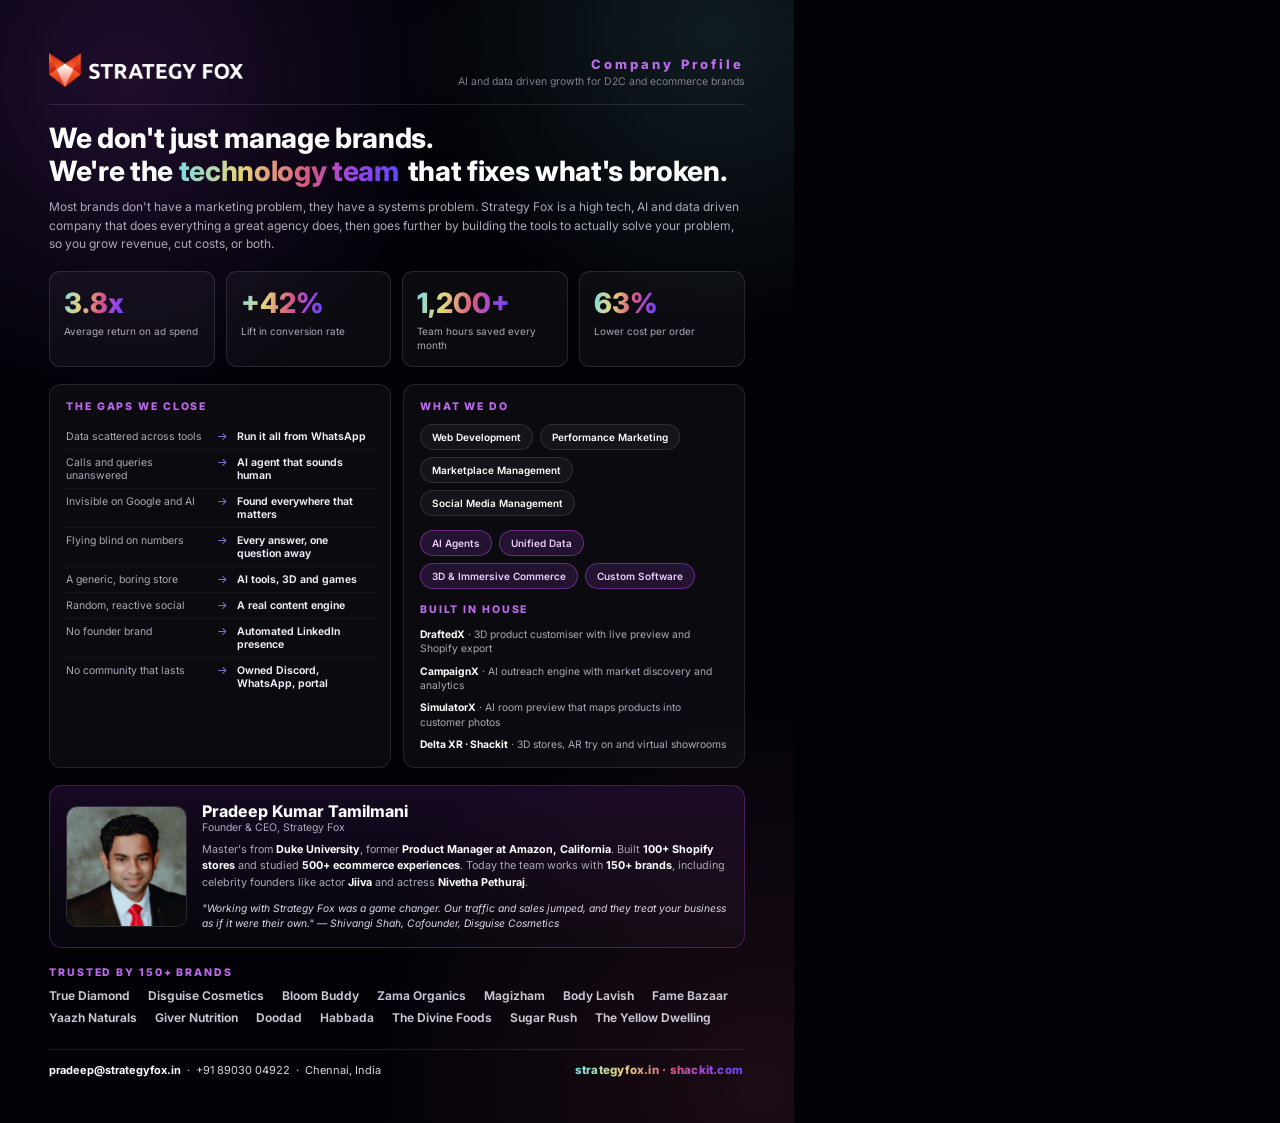
<file: company-profile.html>
<!DOCTYPE html>
<html lang="en">
  <head>
    <meta charset="UTF-8" />
    <link rel="preconnect" href="https://fonts.googleapis.com" />
    <link rel="preconnect" href="https://fonts.gstatic.com" crossorigin />
    <link href="https://fonts.googleapis.com/css2?family=Inter:wght@400;500;600;700;800;900&display=swap" rel="stylesheet" />
    <style>
      * { box-sizing: border-box; -webkit-print-color-adjust: exact; print-color-adjust: exact; margin: 0; padding: 0; }
      :root {
        --bg: #010106;
        --muted: #aba9b8;
        --quiet: #807e89;
        --line: rgba(255,255,255,0.11);
        --panel: rgba(255,255,255,0.04);
        --grad: linear-gradient(100deg, #79dce8 0%, #e6d479 29%, #d75980 57%, #a645dc 75%, #5746ff 100%);
      }
      @page { size: A4; margin: 0; }
      html, body { background: var(--bg); }
      body { font-family: Inter, system-ui, -apple-system, "Segoe UI", sans-serif; color: #fff; -webkit-font-smoothing: antialiased; }
      .page {
        width: 210mm; height: 297mm;
        padding: 14mm 13mm 12mm;
        background:
          radial-gradient(circle at 16% 7%, rgba(166,69,220,0.18), transparent 27%),
          radial-gradient(circle at 90% 3%, rgba(126,220,229,0.12), transparent 24%),
          radial-gradient(circle at 96% 97%, rgba(215,86,131,0.12), transparent 32%),
          var(--bg);
        display: flex; flex-direction: column;
        overflow: hidden;
      }
      .grad { background: var(--grad); -webkit-background-clip: text; background-clip: text; color: transparent; display: inline-block; padding-right: 0.12em; -webkit-box-decoration-break: clone; box-decoration-break: clone; }

      .top { display: flex; align-items: center; justify-content: space-between; padding-bottom: 13px; border-bottom: 1px solid var(--line); }
      .brand img { height: 34px; }
      .top_right { text-align: right; }
      .top_right .pc { font-size: 13px; font-weight: 800; letter-spacing: 0.24em; color: #bf69ee; }
      .top_right .pd { font-size: 10.5px; color: var(--quiet); margin-top: 3px; }

      .lead { margin-top: 17px; }
      .lead h1 { font-size: 28px; font-weight: 760; line-height: 1.18; letter-spacing: -0.012em; }
      .lead p { margin-top: 10px; font-size: 12px; line-height: 1.55; color: var(--muted); }

      .metrics { display: grid; grid-template-columns: repeat(4, 1fr); gap: 11px; margin-top: 17px; }
      .metric { border: 1px solid var(--line); border-radius: 11px; background: var(--panel); padding: 14px 14px; }
      .metric b { font-size: 28px; font-weight: 800; }
      .metric span { display: block; margin-top: 4px; font-size: 10px; color: var(--muted); line-height: 1.4; }

      .cols { display: grid; grid-template-columns: 1fr 1fr; gap: 12px; margin-top: 17px; }
      .kicker { font-size: 10.5px; font-weight: 800; letter-spacing: 0.18em; text-transform: uppercase; color: #bf69ee; margin-bottom: 11px; }
      .card { border: 1px solid var(--line); border-radius: 12px; background: var(--panel); padding: 15px 16px; }

      .fixrow { display: flex; gap: 9px; align-items: baseline; padding: 5.5px 0; }
      .fixrow + .fixrow { border-top: 1px solid rgba(255,255,255,0.05); }
      .fixrow .p { width: 46%; font-size: 10.5px; color: var(--muted); }
      .fixrow .arw { color: #9a7bf0; font-size: 11px; }
      .fixrow .s { flex: 1; font-size: 10.5px; font-weight: 650; color: #f1ecf8; }

      .svc { display: flex; flex-wrap: wrap; gap: 7px; margin-bottom: 14px; }
      .svc span { font-size: 10px; font-weight: 600; padding: 6px 11px; border-radius: 999px; border: 1px solid var(--line); background: rgba(255,255,255,0.045); }
      .svc .plus { border-color: rgba(166,69,220,0.5); background: rgba(166,69,220,0.16); color: #ecccfc; }
      .prod { display: grid; gap: 8px; }
      .prod div { font-size: 10.3px; color: var(--muted); line-height: 1.4; }
      .prod b { color: #fff; font-weight: 700; }

      .proof { display: grid; grid-template-columns: 32mm 1fr; gap: 15px; margin-top: 17px; border: 1px solid rgba(166,69,220,0.32); border-radius: 13px; background: linear-gradient(180deg, rgba(166,69,220,0.13), rgba(255,255,255,0.02)); padding: 15px 16px; align-items: center; }
      .proof img { width: 32mm; height: 32mm; object-fit: cover; border-radius: 11px; border: 1px solid rgba(255,255,255,0.14); }
      .proof .nm { font-size: 16px; font-weight: 760; }
      .proof .rl { font-size: 10.5px; color: var(--muted); margin-bottom: 8px; }
      .proof .bio { font-size: 10.8px; line-height: 1.55; color: var(--muted); }
      .proof .bio b { color: #fff; }
      .proof .quote { margin-top: 9px; font-size: 10.3px; font-style: italic; color: #ddd7ea; line-height: 1.5; }

      .brands { margin-top: 18px; }
      .brands .bl { display: flex; flex-wrap: wrap; gap: 7px 18px; margin-top: 9px; }
      .brands .bl span { font-size: 12px; font-weight: 650; color: #cbc8d6; }

      .foot { margin-top: auto; padding-top: 13px; border-top: 1px solid var(--line); display: flex; justify-content: space-between; align-items: center; }
      .foot .c { font-size: 11px; color: #d8d4e2; }
      .foot .c b { color: #fff; }
      .foot .w { font-size: 11.5px; font-weight: 800; letter-spacing: 0.02em; }
    </style>
  </head>
  <body>
    <div class="page">
      <div class="top">
        <div class="brand"><img src="logo.png" alt="Strategy Fox" /></div>
        <div class="top_right">
          <div class="pc">Company Profile</div>
          <div class="pd">AI and data driven growth for D2C and ecommerce brands</div>
        </div>
      </div>

      <div class="lead">
        <h1>We don't just manage brands.<br />We're the <span class="grad">technology team</span> that fixes what's broken.</h1>
        <p>Most brands don't have a marketing problem, they have a systems problem. Strategy Fox is a high tech, AI and data driven company that does everything a great agency does, then goes further by building the tools to actually solve your problem, so you grow revenue, cut costs, or both.</p>
      </div>

      <div class="metrics">
        <div class="metric"><b class="grad">3.8x</b><span>Average return on ad spend</span></div>
        <div class="metric"><b class="grad">+42%</b><span>Lift in conversion rate</span></div>
        <div class="metric"><b class="grad">1,200+</b><span>Team hours saved every month</span></div>
        <div class="metric"><b class="grad">63%</b><span>Lower cost per order</span></div>
      </div>

      <div class="cols">
        <div class="card">
          <div class="kicker">The gaps we close</div>
          <div class="fixrow"><div class="p">Data scattered across tools</div><div class="arw">&rarr;</div><div class="s">Run it all from WhatsApp</div></div>
          <div class="fixrow"><div class="p">Calls and queries unanswered</div><div class="arw">&rarr;</div><div class="s">AI agent that sounds human</div></div>
          <div class="fixrow"><div class="p">Invisible on Google and AI</div><div class="arw">&rarr;</div><div class="s">Found everywhere that matters</div></div>
          <div class="fixrow"><div class="p">Flying blind on numbers</div><div class="arw">&rarr;</div><div class="s">Every answer, one question away</div></div>
          <div class="fixrow"><div class="p">A generic, boring store</div><div class="arw">&rarr;</div><div class="s">AI tools, 3D and games</div></div>
          <div class="fixrow"><div class="p">Random, reactive social</div><div class="arw">&rarr;</div><div class="s">A real content engine</div></div>
          <div class="fixrow"><div class="p">No founder brand</div><div class="arw">&rarr;</div><div class="s">Automated LinkedIn presence</div></div>
          <div class="fixrow"><div class="p">No community that lasts</div><div class="arw">&rarr;</div><div class="s">Owned Discord, WhatsApp, portal</div></div>
        </div>

        <div class="card">
          <div class="kicker">What we do</div>
          <div class="svc">
            <span>Web Development</span><span>Performance Marketing</span><span>Marketplace Management</span><span>Social Media Management</span>
          </div>
          <div class="svc">
            <span class="plus">AI Agents</span><span class="plus">Unified Data</span><span class="plus">3D &amp; Immersive Commerce</span><span class="plus">Custom Software</span>
          </div>
          <div class="kicker" style="margin-top:4px;">Built in house</div>
          <div class="prod">
            <div><b>DraftedX</b> &middot; 3D product customiser with live preview and Shopify export</div>
            <div><b>CampaignX</b> &middot; AI outreach engine with market discovery and analytics</div>
            <div><b>SimulatorX</b> &middot; AI room preview that maps products into customer photos</div>
            <div><b>Delta XR &middot; Shackit</b> &middot; 3D stores, AR try on and virtual showrooms</div>
          </div>
        </div>
      </div>

      <div class="proof">
        <img src="assets/founder.jpg" alt="Pradeep Kumar Tamilmani" />
        <div>
          <div class="nm">Pradeep Kumar Tamilmani</div>
          <div class="rl">Founder &amp; CEO, Strategy Fox</div>
          <div class="bio">Master's from <b>Duke University</b>, former <b>Product Manager at Amazon, California</b>. Built <b>100+ Shopify stores</b> and studied <b>500+ ecommerce experiences</b>. Today the team works with <b>150+ brands</b>, including celebrity founders like actor <b>Jiiva</b> and actress <b>Nivetha Pethuraj</b>.</div>
          <div class="quote">"Working with Strategy Fox was a game changer. Our traffic and sales jumped, and they treat your business as if it were their own." &mdash; Shivangi Shah, Cofounder, Disguise Cosmetics</div>
        </div>
      </div>

      <div class="brands">
        <div class="kicker" style="margin-bottom:0;">Trusted by 150+ brands</div>
        <div class="bl">
          <span>True Diamond</span><span>Disguise Cosmetics</span><span>Bloom Buddy</span><span>Zama Organics</span><span>Magizham</span><span>Body Lavish</span><span>Fame Bazaar</span><span>Yaazh Naturals</span><span>Giver Nutrition</span><span>Doodad</span><span>Habbada</span><span>The Divine Foods</span><span>Sugar Rush</span><span>The Yellow Dwelling</span>
        </div>
      </div>

      <div class="foot">
        <div class="c"><b>pradeep@strategyfox.in</b> &nbsp;&middot;&nbsp; +91 89030 04922 &nbsp;&middot;&nbsp; Chennai, India</div>
        <div class="w grad">strategyfox.in &middot; shackit.com</div>
      </div>
    </div>
  </body>
</html>
</file>
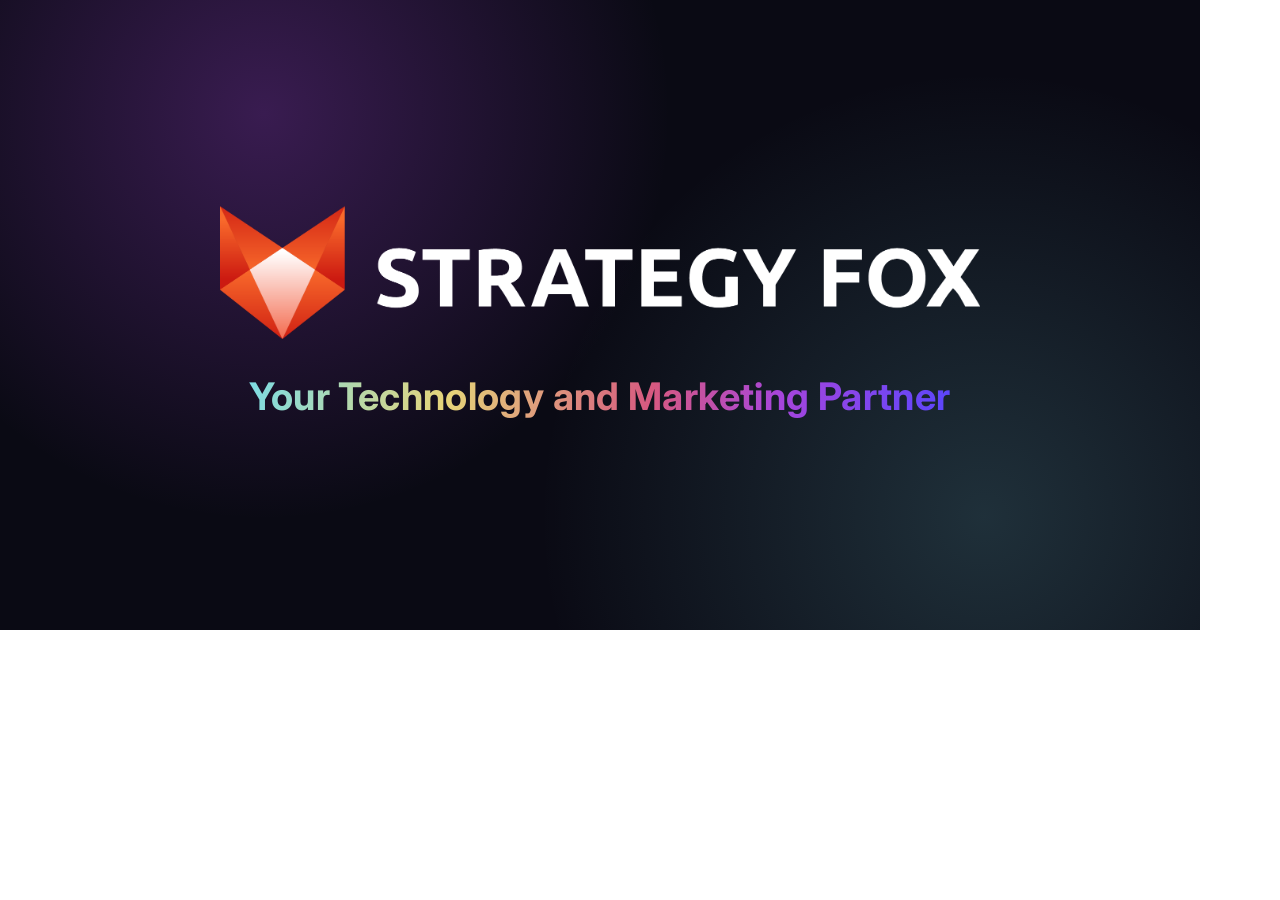
<file: og-card.html>
<!DOCTYPE html>
<html lang="en">
  <head>
    <meta charset="UTF-8" />
    <link rel="preconnect" href="https://fonts.googleapis.com" />
    <link rel="preconnect" href="https://fonts.gstatic.com" crossorigin />
    <link href="https://fonts.googleapis.com/css2?family=Inter:wght@500;700;800&display=swap" rel="stylesheet" />
    <style>
      * { margin: 0; padding: 0; box-sizing: border-box; -webkit-print-color-adjust: exact; print-color-adjust: exact; }
      html, body { width: 1200px; height: 630px; overflow: hidden; }
      .card {
        width: 1200px; height: 630px;
        display: flex; flex-direction: column; align-items: center; justify-content: center;
        gap: 34px;
        font-family: Inter, system-ui, sans-serif;
        background:
          radial-gradient(circle at 22% 18%, rgba(166,69,220,0.30), transparent 38%),
          radial-gradient(circle at 82% 82%, rgba(126,220,229,0.18), transparent 40%),
          #0a0a14;
      }
      .card img { width: 760px; height: auto; }
      .tag {
        font-size: 38px; font-weight: 700; letter-spacing: 0.01em;
        background: linear-gradient(100deg, #79dce8 0%, #e6d479 29%, #d75980 57%, #a645dc 75%, #5746ff 100%);
        -webkit-background-clip: text; background-clip: text; color: transparent;
        display: inline-block; padding: 0 0.2em 0.12em;
      }
    </style>
  </head>
  <body>
    <div class="card">
      <img src="logo.png" alt="Strategy Fox" />
      <div class="tag">Your Technology and Marketing Partner</div>
    </div>
  </body>
</html>
</file>
<file: styles.css>
:root {
  --bg: #010106;
  --panel: rgba(255, 255, 255, 0.035);
  --panel_strong: rgba(255, 255, 255, 0.06);
  --line: rgba(255, 255, 255, 0.085);
  --line_soft: rgba(255, 255, 255, 0.055);
  --text: #ffffff;
  --muted: #a7a5b4;
  --quiet: #73717e;
  --purple: #a645dc;
  --purple_two: #7c45ff;
  --cyan: #7edce5;
  --gold: #eec45e;
  --rose: #d75683;
  --grad: linear-gradient(100deg, #79dce8 0%, #e6d479 29%, #d75980 57%, #a645dc 75%, #5746ff 100%);
}

* {
  box-sizing: border-box;
}

html {
  scroll-behavior: smooth;
}

body {
  margin: 0;
  background: var(--bg);
  color: var(--text);
  font-family: Inter, ui-sans-serif, system-ui, -apple-system, BlinkMacSystemFont, "Segoe UI", sans-serif;
  font-weight: 400;
  letter-spacing: 0;
  -webkit-font-smoothing: antialiased;
  text-rendering: geometricPrecision;
  overflow-x: hidden;
}

a {
  color: inherit;
  text-decoration: none;
}

p, h1, h2, h3, h4 {
  margin: 0;
}

strong {
  color: #fff;
  font-weight: 700;
}

/* cursor glow + scroll progress */
.cursor_glow {
  position: fixed;
  top: 0;
  left: 0;
  width: 480px;
  height: 480px;
  margin: -240px 0 0 -240px;
  border-radius: 999px;
  background: radial-gradient(circle, rgba(166, 69, 220, 0.13), transparent 62%);
  pointer-events: none;
  z-index: 1;
  transition: opacity 0.4s ease;
  opacity: 0;
  will-change: transform;
}

.scroll_bar {
  position: fixed;
  top: 0;
  left: 0;
  height: 3px;
  width: 0%;
  z-index: 80;
  background: var(--grad);
  box-shadow: 0 0 14px rgba(166, 69, 220, 0.6);
}

.page_grid {
  position: relative;
  z-index: 2;
  background:
    linear-gradient(rgba(255,255,255,0.01) 0.5px, transparent 0.5px),
    linear-gradient(90deg, rgba(255,255,255,0.01) 0.5px, transparent 0.5px),
    radial-gradient(circle at 30% 15%, rgba(166, 69, 220, 0.045), transparent 30%),
    radial-gradient(circle at 80% 45%, rgba(30, 70, 110, 0.035), transparent 28%),
    var(--bg);
  background-size: 96px 96px, 96px 96px, auto, auto, auto;
}

.container,
.nav_shell {
  width: min(1264px, calc(100% - 64px));
  margin: 0 auto;
}

/* header */
.site_header {
  position: fixed;
  inset: 0 0 auto;
  z-index: 60;
  height: 64px;
  display: flex;
  align-items: center;
  background: rgba(1, 1, 6, 0.7);
  border-bottom: 1px solid transparent;
  backdrop-filter: blur(18px);
  transition: background 0.3s ease, border-color 0.3s ease;
}

.site_header.scrolled {
  background: rgba(1, 1, 6, 0.9);
  border-bottom-color: var(--line_soft);
}

.nav_shell {
  display: grid;
  grid-template-columns: 1fr auto 1fr;
  align-items: center;
}

.brand {
  display: inline-flex;
  align-items: center;
  gap: 10px;
  font-size: 22px;
  font-weight: 800;
  line-height: 1;
}

.brand_logo {
  display: block;
  height: 30px;
  width: auto;
}

.brand_sym {
  display: none;
  height: 34px;
}

.brand_mark {
  position: relative;
  width: 35px;
  height: 35px;
  display: inline-block;
  border-radius: 999px;
  background:
    radial-gradient(circle at 74% 24%, #fff 0 8%, transparent 9%),
    conic-gradient(from 225deg, #3858ff, #9b45ff, #ff995c, #72dce8, #3858ff);
  box-shadow: 0 0 0 1px rgba(255,255,255,0.22), 0 0 26px rgba(166,69,220,0.45);
  animation: spinmark 14s linear infinite;
}

@keyframes spinmark {
  to { transform: rotate(360deg); }
}

.brand_mark::after {
  content: "";
  position: absolute;
  inset: 7px;
  border-radius: inherit;
  background: #010106;
  box-shadow: inset 0 0 16px rgba(255,255,255,0.2);
}

.nav_links {
  display: flex;
  align-items: center;
  gap: 32px;
  color: #a6a4b0;
  font-size: 14px;
  font-weight: 500;
}

.nav_links a {
  position: relative;
  transition: color 0.2s ease;
}

.nav_links a::after {
  content: "";
  position: absolute;
  left: 0;
  bottom: -6px;
  width: 0;
  height: 2px;
  border-radius: 2px;
  background: var(--grad);
  transition: width 0.25s ease;
}

.nav_links a:hover {
  color: #fff;
}

.nav_links a:hover::after {
  width: 100%;
}

.nav_actions {
  display: flex;
  align-items: center;
  justify-content: flex-end;
  gap: 22px;
  color: #f6f3fb;
  font-size: 14px;
  font-weight: 500;
}

/* buttons */
.pill_btn,
.outline_btn {
  min-height: 48px;
  display: inline-flex;
  align-items: center;
  justify-content: center;
  gap: 12px;
  border-radius: 12px;
  padding: 0 32px;
  font-weight: 650;
  color: #fff;
  cursor: pointer;
  transition: transform 0.18s ease, box-shadow 0.25s ease, background 0.25s ease;
}

.pill_btn {
  background: var(--purple);
  box-shadow: 0 0 38px rgba(166,69,220,0.28);
}

.pill_btn:hover {
  transform: translateY(-2px);
  box-shadow: 0 8px 46px rgba(166,69,220,0.5);
}

.nav_btn {
  min-height: 36px;
  border-radius: 999px;
  padding: 0 18px;
}

.outline_btn {
  border: 1px solid rgba(255,255,255,0.2);
  background: rgba(255,255,255,0.035);
}

.outline_btn:hover {
  transform: translateY(-2px);
  border-color: rgba(255,255,255,0.4);
  background: rgba(255,255,255,0.07);
}

.outline_btn svg {
  width: 18px;
  height: 18px;
  fill: none;
  stroke: currentColor;
  stroke-width: 2;
}

/* reveal animation */
.reveal {
  opacity: 0;
  transform: translateY(28px);
  transition: opacity 0.7s cubic-bezier(0.2, 0.7, 0.2, 1), transform 0.7s cubic-bezier(0.2, 0.7, 0.2, 1);
}

.reveal.in {
  opacity: 1;
  transform: none;
}

/* HERO */
.hero {
  position: relative;
  min-height: 100vh;
  display: flex;
  align-items: center;
  padding: 64px 0 0;
  overflow: hidden;
}

.hero_orbs {
  position: absolute;
  inset: 0;
  pointer-events: none;
}

.orb {
  position: absolute;
  border-radius: 999px;
  filter: blur(60px);
  opacity: 0.5;
}

.orb_a {
  top: 8%;
  left: -6%;
  width: 420px;
  height: 420px;
  background: radial-gradient(circle, rgba(124, 69, 255, 0.5), transparent 70%);
  animation: float1 16s ease-in-out infinite;
}

.orb_b {
  bottom: -10%;
  right: -4%;
  width: 460px;
  height: 460px;
  background: radial-gradient(circle, rgba(126, 220, 229, 0.28), transparent 70%);
  animation: float2 20s ease-in-out infinite;
}

.orb_c {
  top: 38%;
  right: 30%;
  width: 320px;
  height: 320px;
  background: radial-gradient(circle, rgba(215, 86, 131, 0.3), transparent 70%);
  animation: float1 24s ease-in-out infinite reverse;
}

@keyframes float1 {
  0%, 100% { transform: translate(0, 0); }
  50% { transform: translate(40px, -36px); }
}

@keyframes float2 {
  0%, 100% { transform: translate(0, 0); }
  50% { transform: translate(-50px, 30px); }
}

.hero_inner {
  position: relative;
  z-index: 3;
  text-align: center;
  padding: 112px 0 80px;
}

.eyebrow {
  display: inline-flex;
  align-items: center;
  gap: 9px;
  padding: 9px 16px;
  border: 1px solid rgba(166,69,220,0.38);
  border-radius: 999px;
  background: rgba(166,69,220,0.12);
  color: #bf69ee;
  font-size: 14px;
  font-weight: 500;
}

.eyebrow svg {
  width: 17px;
  height: 17px;
  fill: currentColor;
}

h1, h2 {
  font-weight: 650;
  letter-spacing: -0.01em;
  line-height: 1.1;
  overflow-wrap: break-word;
}

h1 {
  margin: 30px auto 0;
  max-width: 980px;
  font-size: clamp(44px, 6vw, 86px);
}

h1 span,
h2 span,
.gradtext {
  color: transparent;
  background: var(--grad);
  -webkit-background-clip: text;
  background-clip: text;
}

/* rotator */
.rotator_line {
  display: block;
  min-height: 2.2em;
}

.rotator {
  display: inline-block;
  position: relative;
  min-width: 0.5em;
}

.rotator_word {
  color: transparent;
  background: var(--grad);
  -webkit-background-clip: text;
  background-clip: text;
  display: inline-block;
  animation: rotin 0.5s ease;
}

.rotator_word.out {
  animation: rotout 0.35s ease forwards;
}

@keyframes rotin {
  from { opacity: 0; transform: translateY(14px); }
  to { opacity: 1; transform: none; }
}

@keyframes rotout {
  to { opacity: 0; transform: translateY(-14px); }
}

.hero_text {
  max-width: 720px;
  margin: 28px auto 0;
  color: var(--muted);
  font-size: clamp(17px, 1.7vw, 21px);
  line-height: 1.55;
}

.button_row {
  display: flex;
  flex-wrap: wrap;
  gap: 16px;
  margin-top: 34px;
}

.centered,
.button_row.centered {
  justify-content: center;
}

.hero_inner .button_row {
  justify-content: center;
}

.hero_stats {
  display: grid;
  grid-template-columns: repeat(4, 1fr);
  gap: 24px;
  max-width: 880px;
  margin: 60px auto 0;
  padding: 28px 12px;
  border-top: 1px solid var(--line);
  border-bottom: 1px solid var(--line);
}

.hero_stats strong {
  display: block;
  font-size: clamp(30px, 3.4vw, 44px);
  font-weight: 760;
  background: var(--grad);
  -webkit-background-clip: text;
  background-clip: text;
  color: transparent;
}

.hero_stats span {
  display: block;
  margin-top: 8px;
  color: var(--quiet);
  font-size: 13px;
  line-height: 1.5;
}

.hero_note {
  margin-top: 30px;
  color: #6f6d79;
  font-size: 14px;
}

.scroll_hint {
  position: absolute;
  left: 50%;
  bottom: 26px;
  transform: translateX(-50%);
  width: 26px;
  height: 42px;
  border: 2px solid rgba(255,255,255,0.25);
  border-radius: 999px;
  z-index: 3;
}

.scroll_hint span {
  position: absolute;
  left: 50%;
  top: 8px;
  width: 4px;
  height: 8px;
  margin-left: -2px;
  border-radius: 4px;
  background: #fff;
  animation: wheel 1.6s ease-in-out infinite;
}

@keyframes wheel {
  0% { opacity: 0; transform: translateY(0); }
  40% { opacity: 1; }
  100% { opacity: 0; transform: translateY(14px); }
}

/* section shells */
section {
  border-top: 1px solid var(--line_soft);
}

.diagnosis,
.demos,
.different,
.products,
.proof,
.final_cta {
  padding: 110px 0;
}

.section_head {
  max-width: 820px;
  margin: 0 auto 56px;
  text-align: center;
}

.kicker {
  margin-bottom: 18px;
  color: #777582;
  font-size: 13px;
  font-weight: 600;
  letter-spacing: 0.26em;
  text-transform: uppercase;
}

.purple {
  color: #b761f0;
}

h2 {
  font-size: clamp(36px, 4.4vw, 60px);
}

.lead {
  margin-top: 22px;
  color: var(--muted);
  font-size: clamp(16px, 1.6vw, 21px);
  line-height: 1.55;
}

.lead.narrow,
.narrow {
  max-width: 720px;
  margin-left: auto;
  margin-right: auto;
}

/* TALLY */
.tally {
  max-width: 620px;
  margin: 0 auto 44px;
  text-align: center;
}

.tally_count {
  font-size: 16px;
  color: var(--muted);
}

.tally_count b {
  font-size: 22px;
  color: #fff;
}

.tally_track {
  position: relative;
  height: 8px;
  margin: 14px 0 12px;
  border-radius: 999px;
  background: rgba(255,255,255,0.07);
  overflow: hidden;
}

.tally_fill {
  position: absolute;
  inset: 0 auto 0 0;
  width: 0%;
  border-radius: 999px;
  background: var(--grad);
  transition: width 0.5s cubic-bezier(0.2, 0.7, 0.2, 1);
}

.tally_msg {
  color: var(--quiet);
  font-size: 14px;
  transition: color 0.3s ease;
}

/* DIAGNOSIS GRID */
.diag_grid {
  display: grid;
  grid-template-columns: repeat(4, 1fr);
  gap: 18px;
}

.flip {
  height: 344px;
  perspective: 1400px;
  cursor: pointer;
}

.flip_inner {
  position: relative;
  width: 100%;
  height: 100%;
  transition: transform 0.7s cubic-bezier(0.2, 0.8, 0.2, 1);
  transform-style: preserve-3d;
}

.flip.flipped .flip_inner {
  transform: rotateY(180deg);
}

.flip_face {
  position: absolute;
  inset: 0;
  display: flex;
  flex-direction: column;
  padding: 24px;
  border: 1px solid var(--line);
  border-radius: 18px;
  background: linear-gradient(180deg, rgba(255,255,255,0.052), rgba(255,255,255,0.02));
  box-shadow: inset 0 1px 0 rgba(255,255,255,0.04);
  -webkit-backface-visibility: hidden;
  backface-visibility: hidden;
  overflow: hidden;
  transition: border-color 0.25s ease, box-shadow 0.25s ease, transform 0.25s ease;
}

.flip:hover .flip_front {
  border-color: rgba(166,69,220,0.5);
  box-shadow: 0 18px 50px rgba(0,0,0,0.4), inset 0 1px 0 rgba(255,255,255,0.06);
  transform: translateY(-4px);
}

/* persistent flip affordance on every front face */
.flip_front::after {
  content: "⟲";
  position: absolute;
  top: 13px;
  right: 13px;
  width: 28px;
  height: 28px;
  display: grid;
  place-items: center;
  border-radius: 999px;
  background: rgba(166,69,220,0.18);
  border: 1px solid rgba(166,69,220,0.45);
  color: #e0b6f7;
  font-size: 15px;
  transition: transform 0.4s ease, background 0.25s ease;
}

.flip:hover .flip_front::after {
  background: rgba(166,69,220,0.36);
  transform: rotate(-180deg);
}

/* one-time wiggle hint on the first card */
.flip.hint .flip_inner {
  animation: flipHint 1.4s ease 2;
}

@keyframes flipHint {
  0%, 100% { transform: rotateY(0); }
  38% { transform: rotateY(-28deg); }
  72% { transform: rotateY(0); }
}

.flip_back {
  transform: rotateY(180deg);
  background: linear-gradient(180deg, rgba(126,220,229,0.12), rgba(124,69,255,0.1));
  border-color: rgba(126,220,229,0.32);
}

.diag_icon {
  font-size: 30px;
  line-height: 1;
  margin-bottom: 14px;
  background: var(--grad);
  -webkit-background-clip: text;
  background-clip: text;
  color: transparent;
}

.diag_tag {
  align-self: flex-start;
  margin-bottom: 12px;
  padding: 3px 10px;
  border-radius: 999px;
  background: rgba(255,255,255,0.08);
  color: var(--muted);
  font-size: 11px;
  font-weight: 600;
  letter-spacing: 0.08em;
  text-transform: uppercase;
}

.diag_tag.solved {
  background: rgba(126,220,229,0.18);
  color: #aef0f6;
}

.flip_face h3 {
  font-size: 18px;
  margin-bottom: 10px;
  line-height: 1.28;
}

.flip_face p {
  color: var(--muted);
  font-size: 14px;
  line-height: 1.6;
  flex: 1;
}

.flip_cue {
  align-self: flex-start;
  margin-top: 14px;
  padding: 8px 16px;
  border-radius: 999px;
  background: linear-gradient(120deg, #a645dc, #7c45ff);
  color: #fff;
  font-size: 13px;
  font-weight: 700;
  box-shadow: 0 6px 20px rgba(166,69,220,0.4);
  animation: cuePulse 2.2s ease-in-out infinite;
}

@keyframes cuePulse {
  0%, 100% { box-shadow: 0 6px 18px rgba(166,69,220,0.32); }
  50% { box-shadow: 0 8px 30px rgba(166,69,220,0.7); }
}

.flip:hover .flip_cue {
  background: linear-gradient(120deg, #b455e8, #8a55ff);
}

.flip_cue.back {
  background: rgba(126,220,229,0.16);
  border: 1px solid rgba(126,220,229,0.4);
  color: #aef0f6;
  box-shadow: none;
  animation: none;
}

.diag_cta {
  margin-top: 48px;
  display: flex;
  flex-direction: column;
  align-items: center;
  gap: 20px;
  text-align: center;
}

.diag_cta p {
  font-size: clamp(18px, 2vw, 24px);
  color: var(--muted);
}

/* DEMOS */
.demo_row {
  display: grid;
  grid-template-columns: 1fr 1fr;
  gap: 64px;
  align-items: center;
  padding: 46px 0;
}

.demo_row.reverse .demo_copy {
  order: 2;
}

.demo_step {
  display: inline-block;
  margin-bottom: 18px;
  color: #c875ff;
  font-size: 13px;
  font-weight: 600;
  letter-spacing: 0.14em;
  text-transform: uppercase;
}

.demo_copy h3 {
  font-size: clamp(24px, 2.6vw, 34px);
  font-weight: 640;
  line-height: 1.2;
}

.demo_copy > p {
  margin-top: 18px;
  color: var(--muted);
  font-size: 17px;
  line-height: 1.65;
}

.ticks {
  margin: 26px 0 0;
  padding: 0;
  list-style: none;
  display: grid;
  gap: 14px;
}

.ticks li {
  position: relative;
  padding-left: 32px;
  color: var(--muted);
  font-size: 16px;
}

.ticks li::before {
  content: "✓";
  position: absolute;
  left: 0;
  top: -1px;
  width: 22px;
  height: 22px;
  display: grid;
  place-items: center;
  border-radius: 999px;
  background: rgba(126,220,229,0.16);
  color: #aef0f6;
  font-size: 12px;
  font-weight: 700;
}

.demo_visual {
  display: flex;
  justify-content: center;
}

/* phone (whatsapp) */
.phone {
  width: 100%;
  max-width: 360px;
  border-radius: 30px;
  border: 1px solid rgba(255,255,255,0.12);
  background: #0c1410;
  box-shadow: 0 34px 90px rgba(0,0,0,0.55), 0 0 70px rgba(37, 211, 102, 0.08);
  overflow: hidden;
}

.phone_top {
  display: flex;
  align-items: center;
  gap: 12px;
  padding: 16px 18px;
  background: #1f2c25;
  border-bottom: 1px solid rgba(255,255,255,0.06);
}

.phone_avatar {
  width: 38px;
  height: 38px;
  display: grid;
  place-items: center;
  border-radius: 999px;
  background: #25d366;
  color: #04200f;
  font-weight: 800;
  font-size: 13px;
}

.phone_top b {
  font-size: 15px;
}

.phone_top small {
  display: block;
  color: #8fd6a8;
  font-size: 12px;
}

.phone_body {
  height: 380px;
  overflow: hidden;
  padding: 18px 16px;
  display: flex;
  flex-direction: column;
  justify-content: flex-end;
  gap: 10px;
  background:
    radial-gradient(circle at 20% 10%, rgba(37,211,102,0.05), transparent 40%),
    #0b120e;
}

.bubble_msg {
  max-width: 80%;
  padding: 10px 13px;
  border-radius: 14px;
  font-size: 14px;
  line-height: 1.5;
  opacity: 0;
  transform: translateY(10px);
  animation: pop 0.4s forwards;
}

.bubble_msg.me {
  align-self: flex-end;
  background: #075e54;
  border-bottom-right-radius: 4px;
  color: #eafff4;
}

.bubble_msg.them {
  align-self: flex-start;
  background: #1f2c25;
  border-bottom-left-radius: 4px;
  color: #e9f3ee;
}

.bubble_msg b {
  color: #7ee0a6;
}

@keyframes pop {
  to { opacity: 1; transform: none; }
}

.typing {
  align-self: flex-start;
  display: inline-flex;
  gap: 4px;
  padding: 12px 14px;
  border-radius: 14px;
  background: #1f2c25;
}

.typing i {
  width: 7px;
  height: 7px;
  border-radius: 999px;
  background: #6f8a7c;
  animation: blink 1.2s infinite;
}

.typing i:nth-child(2) { animation-delay: 0.2s; }
.typing i:nth-child(3) { animation-delay: 0.4s; }

@keyframes blink {
  0%, 60%, 100% { opacity: 0.3; transform: translateY(0); }
  30% { opacity: 1; transform: translateY(-3px); }
}

/* chat card (agent) */
.chat_card {
  width: 100%;
  max-width: 420px;
  border-radius: 20px;
  border: 1px solid var(--line);
  background: linear-gradient(180deg, rgba(255,255,255,0.05), rgba(255,255,255,0.02));
  box-shadow: 0 24px 80px rgba(0,0,0,0.45);
  overflow: hidden;
}

.chat_head {
  display: flex;
  align-items: center;
  gap: 10px;
  padding: 16px 20px;
  border-bottom: 1px solid var(--line_soft);
  color: var(--muted);
  font-size: 13px;
  font-weight: 600;
  letter-spacing: 0.04em;
  text-transform: uppercase;
}

.dot {
  width: 9px;
  height: 9px;
  border-radius: 999px;
  background: #62bf70;
}

.dot.live {
  box-shadow: 0 0 0 0 rgba(98,191,112,0.6);
  animation: pulse 1.8s infinite;
}

@keyframes pulse {
  0% { box-shadow: 0 0 0 0 rgba(98,191,112,0.55); }
  70% { box-shadow: 0 0 0 10px rgba(98,191,112,0); }
  100% { box-shadow: 0 0 0 0 rgba(98,191,112,0); }
}

.chat_body {
  height: 360px;
  overflow: hidden;
  padding: 22px;
  display: flex;
  flex-direction: column;
  justify-content: flex-end;
  gap: 12px;
}

.line {
  max-width: 84%;
  padding: 12px 15px;
  border-radius: 14px;
  font-size: 14px;
  line-height: 1.55;
  opacity: 0;
  transform: translateY(10px);
  animation: pop 0.4s forwards;
}

.line.cust {
  align-self: flex-end;
  background: rgba(255,255,255,0.08);
  border-bottom-right-radius: 4px;
}

.line.ai {
  align-self: flex-start;
  background: linear-gradient(135deg, rgba(166,69,220,0.22), rgba(124,69,255,0.18));
  border: 1px solid rgba(166,69,220,0.3);
  border-bottom-left-radius: 4px;
  color: #f3e9ff;
}

.line small {
  display: block;
  margin-top: 4px;
  font-size: 11px;
  color: var(--quiet);
}

/* data card */
.data_card {
  width: 100%;
  max-width: 460px;
  border-radius: 18px;
  border: 1px solid var(--line);
  background: #0d0d16;
  box-shadow: 0 24px 80px rgba(0,0,0,0.45);
  overflow: hidden;
}

.data_prompt {
  display: flex;
  gap: 10px;
  padding: 20px 22px;
  border-bottom: 1px solid var(--line_soft);
  font-family: ui-monospace, SFMono-Regular, Menlo, monospace;
  font-size: 14px;
  color: #e7e2f2;
  background: rgba(255,255,255,0.02);
}

.data_caret {
  color: #c875ff;
  font-weight: 700;
}

.data_answer {
  padding: 24px 22px;
  height: 290px;
  overflow: hidden;
}

.data_kpi b {
  font-size: 20px;
  background: var(--grad);
  -webkit-background-clip: text;
  background-clip: text;
  color: transparent;
}

.data_kpi small {
  display: block;
  margin-top: 6px;
  color: var(--quiet);
  font-size: 13px;
}

.data_bars {
  margin-top: 24px;
  display: grid;
  gap: 14px;
}

.dbar {
  display: grid;
  grid-template-columns: 140px 1fr auto;
  align-items: center;
  gap: 12px;
  font-size: 13px;
  color: var(--muted);
}

.dbar_track {
  height: 10px;
  border-radius: 999px;
  background: rgba(255,255,255,0.07);
  overflow: hidden;
}

.dbar_fill {
  height: 100%;
  width: 0%;
  border-radius: 999px;
  background: var(--grad);
  transition: width 0.9s cubic-bezier(0.2, 0.7, 0.2, 1);
}

.dbar_val {
  color: #fff;
  font-weight: 600;
}

.query_pills {
  display: flex;
  flex-wrap: wrap;
  gap: 10px;
  margin-top: 26px;
}

.qpill {
  padding: 10px 16px;
  border: 1px solid var(--line);
  border-radius: 999px;
  background: rgba(255,255,255,0.03);
  color: var(--muted);
  font: inherit;
  font-size: 13px;
  cursor: pointer;
  transition: all 0.2s ease;
}

.qpill:hover {
  border-color: rgba(166,69,220,0.5);
  color: #fff;
}

.qpill.active {
  border-color: rgba(166,69,220,0.7);
  background: rgba(166,69,220,0.16);
  color: #fff;
}

/* DIFFERENT / toggle */
.toggle_compare {
  max-width: 820px;
  margin: 0 auto;
}

.toggle_hint {
  margin: 0 auto 14px;
  text-align: center;
  color: var(--muted);
  font-size: 14px;
  transition: opacity 0.4s ease, transform 0.4s ease;
}

.toggle_hint b {
  color: #d9a9f4;
}

.toggle_hint.done {
  opacity: 0;
  transform: translateY(-6px);
  pointer-events: none;
  height: 0;
  margin: 0;
  overflow: hidden;
}

.hint_hand {
  display: inline-block;
  animation: handBob 1.2s ease-in-out infinite;
}

@keyframes handBob {
  0%, 100% { transform: translateY(0); }
  50% { transform: translateY(-5px); }
}

.toggle_head {
  position: relative;
  display: grid;
  grid-template-columns: 1fr 1fr;
  padding: 6px;
  border: 1px solid var(--line);
  border-radius: 999px;
  background: rgba(255,255,255,0.03);
}

/* nudge the Strategy Fox tab until the user interacts */
.tg.pulse {
  animation: tgPulse 1.8s ease-in-out infinite;
}

@keyframes tgPulse {
  0%, 100% { color: var(--muted); text-shadow: none; }
  50% { color: #fff; text-shadow: 0 0 18px rgba(166,69,220,0.9); }
}

.tg {
  position: relative;
  z-index: 2;
  padding: 14px;
  border: 0;
  background: transparent;
  color: var(--muted);
  font: inherit;
  font-weight: 600;
  cursor: pointer;
  border-radius: 999px;
  transition: color 0.25s ease;
}

.tg.active {
  color: #fff;
}

.tg_slider {
  position: absolute;
  z-index: 1;
  top: 6px;
  bottom: 6px;
  left: 6px;
  width: calc(50% - 6px);
  border-radius: 999px;
  background: linear-gradient(120deg, rgba(166,69,220,0.4), rgba(124,69,255,0.34));
  border: 1px solid rgba(166,69,220,0.5);
  transition: transform 0.3s cubic-bezier(0.2, 0.8, 0.2, 1);
}

.toggle_head.us .tg_slider {
  transform: translateX(100%);
}

.toggle_body {
  position: relative;
  margin-top: 22px;
}

.toggle_panel {
  display: none;
}

.toggle_panel.active {
  display: block;
  animation: fadeup 0.4s ease;
}

@keyframes fadeup {
  from { opacity: 0; transform: translateY(12px); }
  to { opacity: 1; transform: none; }
}

.toggle_panel ul {
  margin: 0;
  padding: 0;
  list-style: none;
  display: grid;
  gap: 14px;
}

.toggle_panel li {
  position: relative;
  padding: 18px 22px 18px 52px;
  border: 1px solid var(--line);
  border-radius: 14px;
  background: var(--panel);
  color: var(--muted);
  line-height: 1.55;
}

.toggle_panel[data-panel="them"] li::before {
  content: "✕";
  position: absolute;
  left: 20px;
  top: 18px;
  width: 22px;
  height: 22px;
  display: grid;
  place-items: center;
  border-radius: 999px;
  background: rgba(215,86,131,0.18);
  color: #f0a8c2;
  font-size: 12px;
  font-weight: 700;
}

.toggle_panel[data-panel="us"] li {
  border-color: rgba(126,220,229,0.22);
  background: linear-gradient(180deg, rgba(126,220,229,0.07), rgba(255,255,255,0.02));
  color: #d7e9ec;
}

.toggle_panel[data-panel="us"] li::before {
  content: "✓";
  position: absolute;
  left: 20px;
  top: 18px;
  width: 22px;
  height: 22px;
  display: grid;
  place-items: center;
  border-radius: 999px;
  background: rgba(126,220,229,0.2);
  color: #aef0f6;
  font-size: 12px;
  font-weight: 700;
}

.capabilities {
  display: grid;
  grid-template-columns: 1fr 1fr;
  gap: 22px;
  max-width: 960px;
  margin: 48px auto 0;
}

.cap_group {
  padding: 24px;
  border: 1px solid var(--line);
  border-radius: 16px;
  background: var(--panel);
}

.cap_group:last-child {
  border-color: rgba(166,69,220,0.32);
  background: linear-gradient(180deg, rgba(166,69,220,0.1), rgba(255,255,255,0.02));
}

.cap_label {
  margin-bottom: 16px;
  color: var(--quiet);
  font-size: 12px;
  font-weight: 700;
  letter-spacing: 0.16em;
  text-transform: uppercase;
}

.cap_group:last-child .cap_label {
  color: #c875ff;
}

.cap_chips {
  display: flex;
  flex-wrap: wrap;
  gap: 10px;
}

.cap_chips span {
  padding: 10px 16px;
  border: 1px solid var(--line);
  border-radius: 999px;
  background: rgba(255,255,255,0.03);
  color: var(--text);
  font-size: 14px;
  font-weight: 500;
}

.cap_chips .cap_plus {
  border-color: rgba(166,69,220,0.45);
  background: rgba(166,69,220,0.14);
  color: #e7c4fb;
  font-weight: 600;
}

/* PRODUCTS */
.product_grid {
  display: grid;
  grid-template-columns: repeat(4, 1fr);
  gap: 18px;
}

.product_tile {
  display: flex;
  flex-direction: column;
  overflow: hidden;
  border: 1px solid var(--line);
  border-radius: 18px;
  background: linear-gradient(180deg, rgba(255,255,255,0.05), rgba(255,255,255,0.018));
  box-shadow: inset 0 1px 0 rgba(255,255,255,0.04);
  transition: transform 0.2s ease, border-color 0.25s ease, box-shadow 0.25s ease;
}

.product_tile:hover {
  border-color: rgba(166,69,220,0.45);
  box-shadow: 0 22px 60px rgba(0,0,0,0.45);
}

.product_cover {
  position: relative;
  aspect-ratio: 16 / 9;
  overflow: hidden;
  background: #11111a;
  border-bottom: 1px solid var(--line);
}

.product_cover img {
  width: 100%;
  height: 100%;
  object-fit: cover;
  display: block;
  transition: transform 0.55s cubic-bezier(0.2, 0.7, 0.2, 1);
}

.product_tile:hover .product_cover img {
  transform: scale(1.07);
}

.product_cover_grad {
  display: flex;
  flex-direction: column;
  align-items: center;
  justify-content: center;
  gap: 6px;
  background:
    radial-gradient(circle at 30% 25%, rgba(126,220,229,0.4), transparent 55%),
    linear-gradient(135deg, rgba(166,69,220,0.55), rgba(124,69,255,0.45));
}

.cover_mono {
  font-size: 46px;
  font-weight: 800;
  letter-spacing: 0.02em;
  color: #fff;
  text-shadow: 0 4px 24px rgba(0,0,0,0.35);
}

.cover_label {
  color: rgba(255,255,255,0.85);
  font-size: 13px;
  font-weight: 600;
  letter-spacing: 0.14em;
  text-transform: uppercase;
}

.product_mono {
  position: absolute;
  top: 12px;
  left: 12px;
  width: 36px;
  height: 36px;
  display: grid;
  place-items: center;
  border-radius: 10px;
  background: rgba(1,1,6,0.6);
  backdrop-filter: blur(8px);
  border: 1px solid rgba(255,255,255,0.14);
  color: #fff;
  font-style: normal;
  font-weight: 720;
  font-size: 13px;
}

.product_body {
  display: flex;
  flex-direction: column;
  flex: 1;
  padding: 24px;
}

.product_tile h3 {
  font-size: 21px;
}

.product_tile small {
  display: block;
  margin-top: 6px;
  color: #8d8a99;
  font-size: 14px;
}

.product_tile p {
  margin-top: 16px;
  flex: 1;
  color: var(--muted);
  font-size: 15px;
  line-height: 1.65;
}

.product_link {
  display: inline-flex;
  margin-top: 22px;
  color: #c875ff;
  font-weight: 600;
}

/* PROOF */
.founder {
  display: grid;
  grid-template-columns: 320px 1fr;
  gap: 40px;
  align-items: center;
  margin-bottom: 60px;
}

.founder_photo {
  position: relative;
}

.founder_photo img {
  width: 100%;
  height: auto;
  display: block;
  border-radius: 20px;
  border: 1px solid rgba(166,69,220,0.32);
  box-shadow: 0 24px 70px rgba(0,0,0,0.5), 0 0 0 1px rgba(255,255,255,0.04);
}

.founder_caption {
  position: absolute;
  left: 14px;
  bottom: 14px;
  right: 14px;
  padding: 12px 16px;
  border-radius: 14px;
  background: rgba(1,1,6,0.72);
  backdrop-filter: blur(10px);
  border: 1px solid rgba(255,255,255,0.1);
}

.founder_caption b {
  display: block;
  font-size: 17px;
}

.founder_caption small {
  display: block;
  margin-top: 2px;
  color: var(--muted);
  font-size: 13px;
}

.founder_story p {
  color: var(--muted);
  font-size: 17px;
  line-height: 1.75;
}

.founder_story p + p {
  margin-top: 16px;
}

.cred_chips {
  display: flex;
  flex-wrap: wrap;
  gap: 10px;
  margin-top: 26px;
}

.cred_chips span {
  padding: 9px 15px;
  border: 1px solid rgba(166,69,220,0.35);
  border-radius: 999px;
  background: rgba(166,69,220,0.1);
  color: #e7c4fb;
  font-size: 13px;
  font-weight: 600;
}

.marquee_label {
  text-align: center;
  color: var(--quiet);
  font-size: 15px;
  margin-bottom: 40px;
}

.logo_wall {
  display: grid;
  grid-template-columns: repeat(6, minmax(0, 1fr));
  gap: 18px;
  max-width: 1200px;
  margin: 0 auto 56px;
}

.logo_cell {
  display: grid;
  place-items: center;
  aspect-ratio: 16 / 10;
  padding: 12px 14px;
  border: 1px solid var(--line);
  border-radius: 14px;
  background: rgba(255,255,255,0.025);
  transition: border-color 0.25s ease, background 0.25s ease, transform 0.25s ease;
}

.logo_cell:hover {
  border-color: rgba(166,69,220,0.4);
  background: rgba(255,255,255,0.05);
  transform: translateY(-3px);
}

.logo_cell img {
  max-width: 100%;
  max-height: 104px;
  width: auto;
  height: auto;
  object-fit: contain;
  filter: brightness(0) invert(1);
  opacity: 0.62;
  transition: opacity 0.25s ease;
}

.logo_cell:hover img {
  opacity: 1;
}

.quote_grid {
  display: grid;
  grid-template-columns: repeat(3, 1fr);
  gap: 22px;
}

.quote_grid article {
  padding: 32px;
  border: 1px solid var(--line);
  border-radius: 16px;
  background: linear-gradient(180deg, rgba(255,255,255,0.052), rgba(255,255,255,0.025));
}

.quote_grid span {
  color: #c875ff;
  font-size: 38px;
  line-height: 1;
}

.quote_grid p {
  min-height: 96px;
  margin-top: 8px;
  color: #e5e2ed;
  font-size: 17px;
  line-height: 1.7;
}

.quote_grid div {
  display: flex;
  align-items: center;
  gap: 12px;
  margin-top: 18px;
}

.quote_grid b {
  width: 40px;
  height: 40px;
  display: grid;
  place-items: center;
  border-radius: 999px;
  background: rgba(166,69,220,0.18);
  color: #e2b9ff;
}

.quote_grid small {
  color: var(--muted);
}

/* FINAL CTA */
.final_cta {
  position: relative;
  text-align: center;
  overflow: hidden;
}

.final_cta::before {
  content: "";
  position: absolute;
  inset: 0;
  background: radial-gradient(circle at 50% 30%, rgba(166,69,220,0.16), transparent 55%);
  pointer-events: none;
}

.final_cta .container {
  position: relative;
  max-width: 920px;
}

.final_cta h2 {
  margin-top: 8px;
  font-size: clamp(40px, 5vw, 68px);
  line-height: 1.12;
}

.pill_btn.large,
.outline_btn.large {
  min-width: 220px;
  min-height: 56px;
  font-size: 18px;
}

.fine_print {
  margin-top: 28px;
  color: #777582;
}

/* FOOTER */
.site_footer {
  padding: 62px 0 34px;
  border-top: 1px solid var(--line_soft);
  background: #010106;
}

.footer_grid {
  display: grid;
  grid-template-columns: 1.7fr repeat(3, 1fr);
  gap: 44px;
}

.site_footer h4 {
  margin: 0 0 18px;
}

.site_footer p {
  max-width: 320px;
  margin-top: 18px;
  color: var(--muted);
  line-height: 1.7;
}

.site_footer a:not(.brand) {
  display: block;
  margin-top: 12px;
  color: var(--muted);
  transition: color 0.2s ease;
}

.site_footer a:not(.brand):hover {
  color: #fff;
}

.footer_bottom {
  display: flex;
  justify-content: space-between;
  align-items: center;
  gap: 20px;
  margin-top: 42px;
  padding-top: 28px;
  border-top: 1px solid var(--line_soft);
  color: #777582;
}

.footer_bottom a {
  color: var(--muted);
  transition: color 0.2s ease;
}

.footer_bottom a:hover {
  color: #fff;
}

/* EDGE */
.edge {
  padding: 110px 0;
  border-top: 1px solid var(--line_soft);
}

.edge_grid {
  display: grid;
  grid-template-columns: repeat(2, 1fr);
  gap: 18px;
}

.edge_grid article {
  padding: 30px;
  border: 1px solid var(--line);
  border-radius: 16px;
  background: linear-gradient(180deg, rgba(255,255,255,0.05), rgba(255,255,255,0.02));
  box-shadow: inset 0 1px 0 rgba(255,255,255,0.04);
}

.edge_grid i {
  display: grid;
  place-items: center;
  width: 46px;
  height: 46px;
  margin-bottom: 18px;
  border-radius: 12px;
  background: rgba(166,69,220,0.14);
  color: #d9a9f4;
  font-size: 20px;
  font-style: normal;
}

.edge_grid h3 {
  margin-bottom: 12px;
}

.edge_grid p {
  color: var(--muted);
  line-height: 1.7;
}

.edge_case {
  margin-top: 18px;
  padding: 26px 30px;
  border: 1px solid rgba(126,220,229,0.28);
  border-radius: 16px;
  background: linear-gradient(180deg, rgba(126,220,229,0.08), rgba(255,255,255,0.02));
}

.edge_case_tag {
  display: inline-block;
  margin-bottom: 12px;
  padding: 4px 12px;
  border-radius: 999px;
  background: rgba(126,220,229,0.18);
  color: #aef0f6;
  font-size: 12px;
  font-weight: 700;
  letter-spacing: 0.1em;
  text-transform: uppercase;
}

.edge_case p {
  color: var(--muted);
  font-size: 17px;
  line-height: 1.75;
}

.edge_case em {
  color: #aef0f6;
  font-style: italic;
}

.trend_spotlight {
  margin-top: 18px;
  padding: 32px;
  border: 1px solid rgba(166,69,220,0.35);
  border-radius: 18px;
  background:
    radial-gradient(circle at 92% 0%, rgba(166,69,220,0.2), transparent 45%),
    linear-gradient(180deg, rgba(166,69,220,0.1), rgba(255,255,255,0.02));
}

.trend_head {
  display: flex;
  align-items: center;
  gap: 14px;
  margin-bottom: 16px;
  flex-wrap: wrap;
}

.trend_badge {
  padding: 5px 12px;
  border-radius: 999px;
  background: var(--grad);
  color: #0c0712;
  font-size: 12px;
  font-weight: 800;
  letter-spacing: 0.08em;
  text-transform: uppercase;
}

.trend_head h3 {
  font-size: 22px;
}

.trend_spotlight p {
  color: var(--muted);
  font-size: 16px;
  line-height: 1.75;
}

.trend_spotlight .trend_cta {
  margin-top: 14px;
  color: #e7c4fb;
}

/* edge accordion */
.edge_acc {
  display: grid;
  gap: 12px;
}

.acc_item {
  border: 1px solid var(--line);
  border-radius: 14px;
  background: var(--panel);
  overflow: hidden;
  transition: border-color 0.25s ease, background 0.25s ease;
}

.acc_item.open {
  border-color: rgba(166,69,220,0.4);
  background: linear-gradient(180deg, rgba(166,69,220,0.1), rgba(255,255,255,0.02));
}

.acc_q {
  display: flex;
  align-items: center;
  gap: 16px;
  width: 100%;
  padding: 20px 22px;
  border: 0;
  background: transparent;
  color: var(--text);
  font: inherit;
  font-size: 18px;
  font-weight: 600;
  text-align: left;
  cursor: pointer;
}

.acc_q i {
  flex: none;
  display: grid;
  place-items: center;
  width: 40px;
  height: 40px;
  border-radius: 10px;
  background: rgba(166,69,220,0.16);
  color: #d9a9f4;
  font-size: 18px;
  font-style: normal;
}

.acc_q span {
  flex: 1;
}

.acc_ico {
  flex: none;
  position: relative;
  width: 18px;
  height: 18px;
}

.acc_ico::before,
.acc_ico::after {
  content: "";
  position: absolute;
  background: #c875ff;
  border-radius: 2px;
  transition: transform 0.3s ease, opacity 0.3s ease;
}

.acc_ico::before {
  top: 8px;
  left: 0;
  width: 18px;
  height: 2px;
}

.acc_ico::after {
  top: 0;
  left: 8px;
  width: 2px;
  height: 18px;
}

.acc_item.open .acc_ico::after {
  transform: rotate(90deg);
  opacity: 0;
}

.acc_a {
  max-height: 0;
  overflow: hidden;
  transition: max-height 0.35s ease;
}

.acc_item.open .acc_a {
  max-height: 200px;
}

.acc_a p {
  margin: 0;
  padding: 0 22px 22px 78px;
  color: var(--muted);
  line-height: 1.7;
}

/* founder timeline */
.founder_intro {
  margin-bottom: 24px;
  color: var(--muted);
  font-size: 19px;
  line-height: 1.6;
}

.timeline {
  list-style: none;
  margin: 0;
  padding: 0;
  display: grid;
  gap: 4px;
}

.timeline li {
  position: relative;
  padding: 14px 0 14px 30px;
  border-left: 2px solid var(--line);
  transition: border-color 0.25s ease;
}

.timeline li::before {
  content: "";
  position: absolute;
  left: -7px;
  top: 18px;
  width: 12px;
  height: 12px;
  border-radius: 999px;
  background: #1a1422;
  border: 2px solid #7c45ff;
  transition: transform 0.25s ease, box-shadow 0.25s ease, background 0.25s ease;
}

.timeline li:hover {
  border-left-color: rgba(166,69,220,0.7);
}

.timeline li:hover::before {
  transform: scale(1.4);
  background: var(--purple);
  box-shadow: 0 0 0 5px rgba(166,69,220,0.18);
}

.timeline b {
  font-size: 17px;
}

.timeline small {
  display: block;
  margin-top: 2px;
  color: var(--muted);
  font-size: 14px;
}

/* keep the 'with it' line together on the demos heading */
.demos .section_head {
  max-width: 940px;
}

/* CONTACT FORM */
.lead_form {
  max-width: 760px;
  margin: 36px auto 0;
  text-align: left;
}

.form_row3 {
  display: grid;
  grid-template-columns: repeat(3, 1fr);
  gap: 14px;
}

.form_row2 {
  display: grid;
  grid-template-columns: 1fr auto;
  gap: 14px;
  margin-top: 14px;
  align-items: stretch;
}

.lead_form input,
.lead_form textarea {
  width: 100%;
  padding: 15px 18px;
  border: 1px solid var(--line);
  border-radius: 12px;
  background: rgba(255,255,255,0.04);
  color: var(--text);
  font: inherit;
  font-size: 16px;
  transition: border-color 0.2s ease, background 0.2s ease;
}

.lead_form textarea {
  resize: vertical;
  min-height: 58px;
}

.lead_form input::placeholder,
.lead_form textarea::placeholder {
  color: var(--quiet);
}

.lead_form input:focus,
.lead_form textarea:focus {
  outline: none;
  border-color: rgba(166,69,220,0.6);
  background: rgba(255,255,255,0.06);
}

.form_row2 .pill_btn {
  white-space: nowrap;
  height: 100%;
}

.form_status {
  margin-top: 14px;
  min-height: 20px;
  font-size: 15px;
  color: var(--muted);
}

.form_status.ok {
  color: #8fe6b0;
}

.form_status.err {
  color: #f0a8c2;
}

.form_alt {
  margin-top: 20px;
  color: var(--quiet);
  font-size: 15px;
}

.form_alt a {
  color: #c875ff;
}

/* RESPONSIVE */
@media (max-width: 1080px) {
  .diag_grid {
    grid-template-columns: repeat(2, 1fr);
  }
  .product_grid {
    grid-template-columns: repeat(2, 1fr);
  }
}

@media (max-width: 980px) {
  .nav_shell {
    grid-template-columns: 1fr auto;
  }
  .nav_links {
    display: none;
  }
  .hero_stats {
    grid-template-columns: repeat(2, 1fr);
    gap: 28px 24px;
  }
  .demo_row,
  .founder {
    grid-template-columns: 1fr;
    gap: 32px;
  }
  .founder_photo {
    max-width: 340px;
    margin: 0 auto;
  }
  .demo_row.reverse .demo_copy {
    order: 0;
  }
  .quote_grid {
    grid-template-columns: 1fr;
  }
  .logo_wall {
    grid-template-columns: repeat(3, minmax(0, 1fr));
  }
  .footer_grid {
    grid-template-columns: repeat(2, 1fr);
  }
}

@media (max-width: 640px) {
  .container,
  .nav_shell {
    width: min(100% - 32px, 1264px);
  }
  .site_header {
    height: 60px;
  }
  .ghost_link {
    display: none;
  }
  .brand_full {
    display: none;
  }
  .brand_sym {
    display: block;
  }
  .diagnosis,
  .demos,
  .different,
  .products,
  .edge,
  .proof,
  .final_cta {
    padding: 76px 0;
  }
  .diag_grid {
    grid-template-columns: 1fr;
  }
  .flip {
    height: 344px;
  }
  .product_grid,
  .edge_grid {
    grid-template-columns: 1fr;
  }
  .logo_wall {
    grid-template-columns: repeat(2, minmax(0, 1fr));
    gap: 14px;
  }
  .logo_cell img {
    max-height: 80px;
  }
  .form_row3,
  .form_row2 {
    grid-template-columns: 1fr;
  }
  .trend_spotlight,
  .edge_case {
    padding: 24px;
  }
  .hero_stats {
    margin-top: 44px;
  }
  .button_row,
  .pill_btn,
  .outline_btn {
    width: 100%;
  }
  .footer_grid {
    grid-template-columns: 1fr;
  }
  .footer_bottom {
    flex-direction: column;
  }
  .cursor_glow {
    display: none;
  }

  /* larger, more readable body text on mobile */
  .lead {
    font-size: 18px;
  }
  .hero_text {
    font-size: 18px;
  }
  .hero_stats span {
    font-size: 14px;
  }
  .hero_note {
    font-size: 14px;
  }
  .flip_face h3 {
    font-size: 19px;
  }
  .flip_face p {
    font-size: 15.5px;
  }
  .diag_tag {
    font-size: 12px;
  }
  .flip_cue {
    font-size: 14px;
  }
  .tally_count {
    font-size: 17px;
  }
  .tally_msg {
    font-size: 15px;
  }
  .demo_copy > p {
    font-size: 17px;
  }
  .ticks li {
    font-size: 16.5px;
  }
  .product_tile p {
    font-size: 16px;
  }
  .product_tile small {
    font-size: 15px;
  }
  .toggle_panel li {
    font-size: 16px;
  }
  .capabilities {
    grid-template-columns: 1fr;
  }
  .cap_chips span {
    font-size: 15px;
  }
  .cred_chips span {
    font-size: 13px;
  }
  .toggle_hint {
    font-size: 15px;
  }
  .query_pills .qpill {
    font-size: 15px;
  }
  .data_prompt,
  .dbar {
    font-size: 14px;
  }
  .quote_grid p,
  .founder_story p {
    font-size: 17px;
  }
  .founder_caption b {
    font-size: 16px;
  }
  .marquee_label {
    font-size: 15px;
  }
  .site_footer p,
  .site_footer a:not(.brand) {
    font-size: 16px;
  }
  .footer_bottom {
    font-size: 15px;
  }
}

@media (prefers-reduced-motion: reduce) {
  *, *::before, *::after {
    animation-duration: 0.001ms !important;
    animation-iteration-count: 1 !important;
    transition-duration: 0.001ms !important;
  }
  .reveal {
    opacity: 1;
    transform: none;
  }
}
</file>
